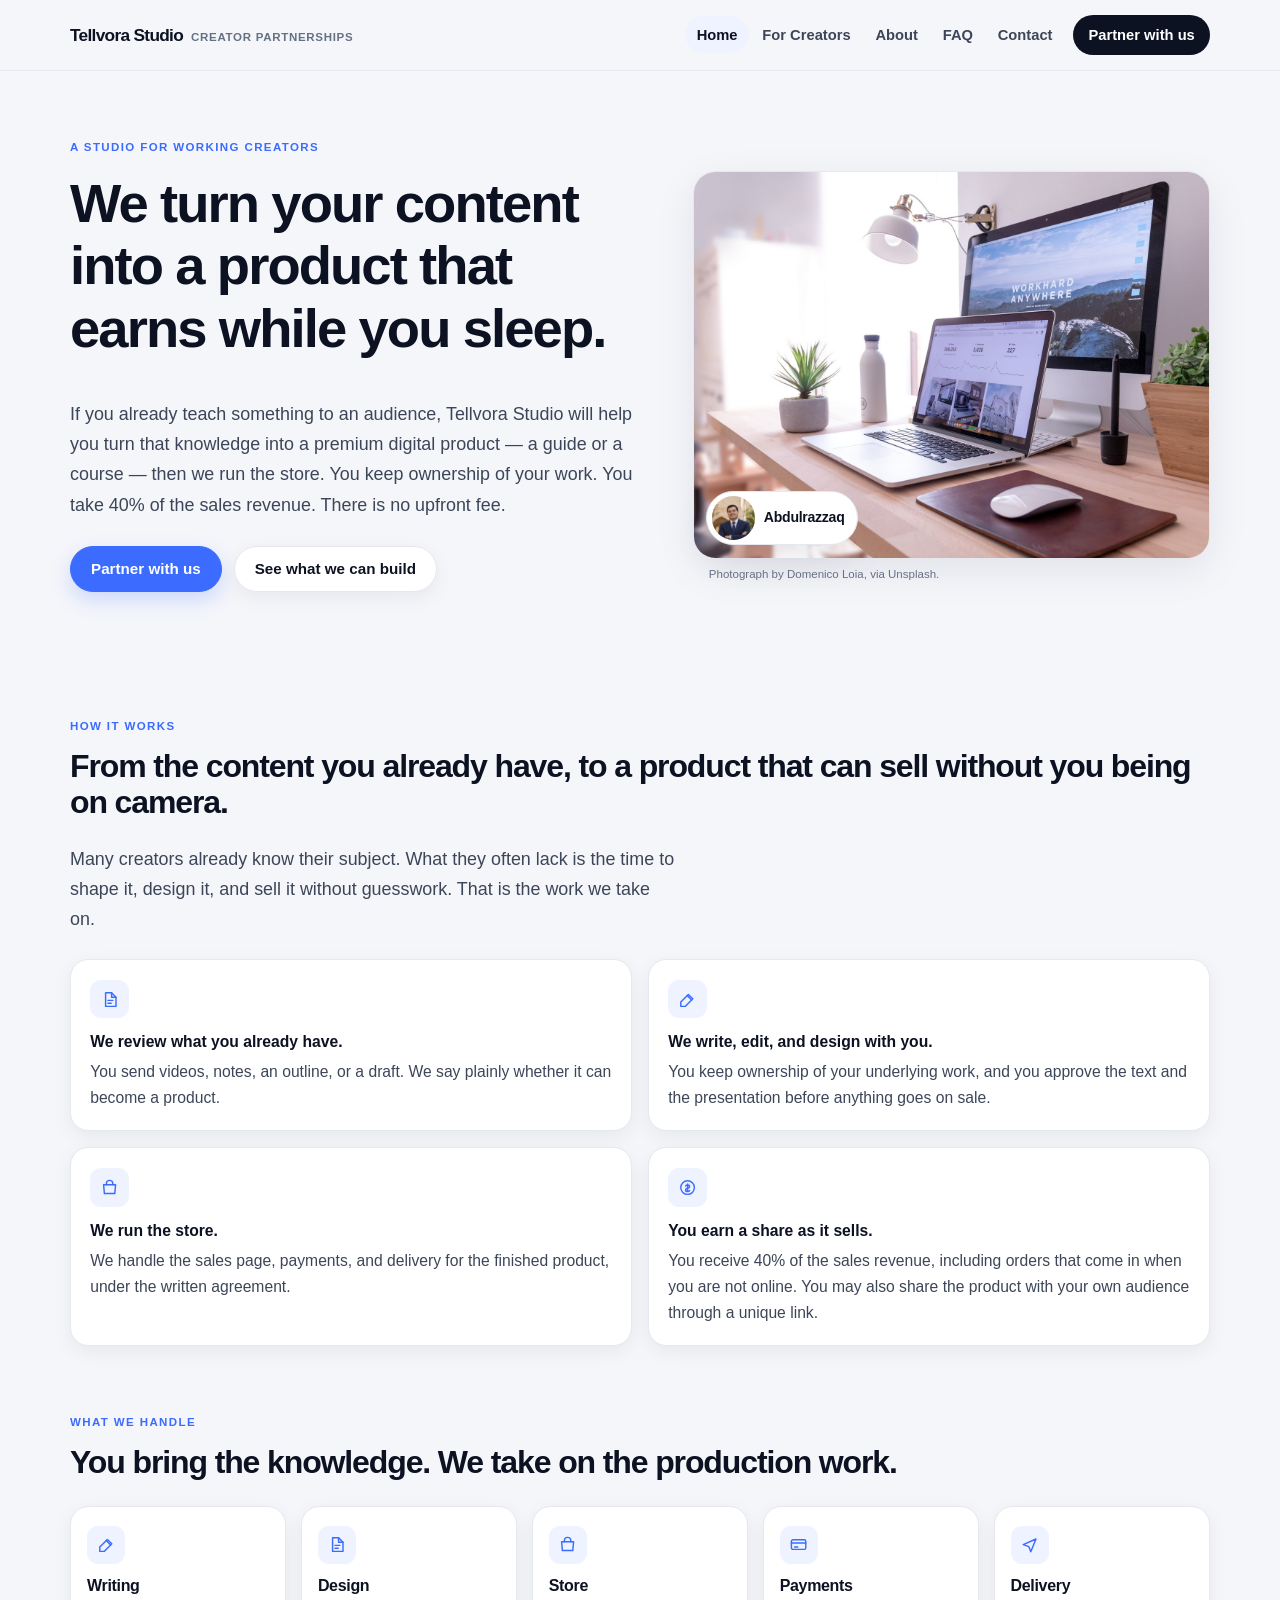
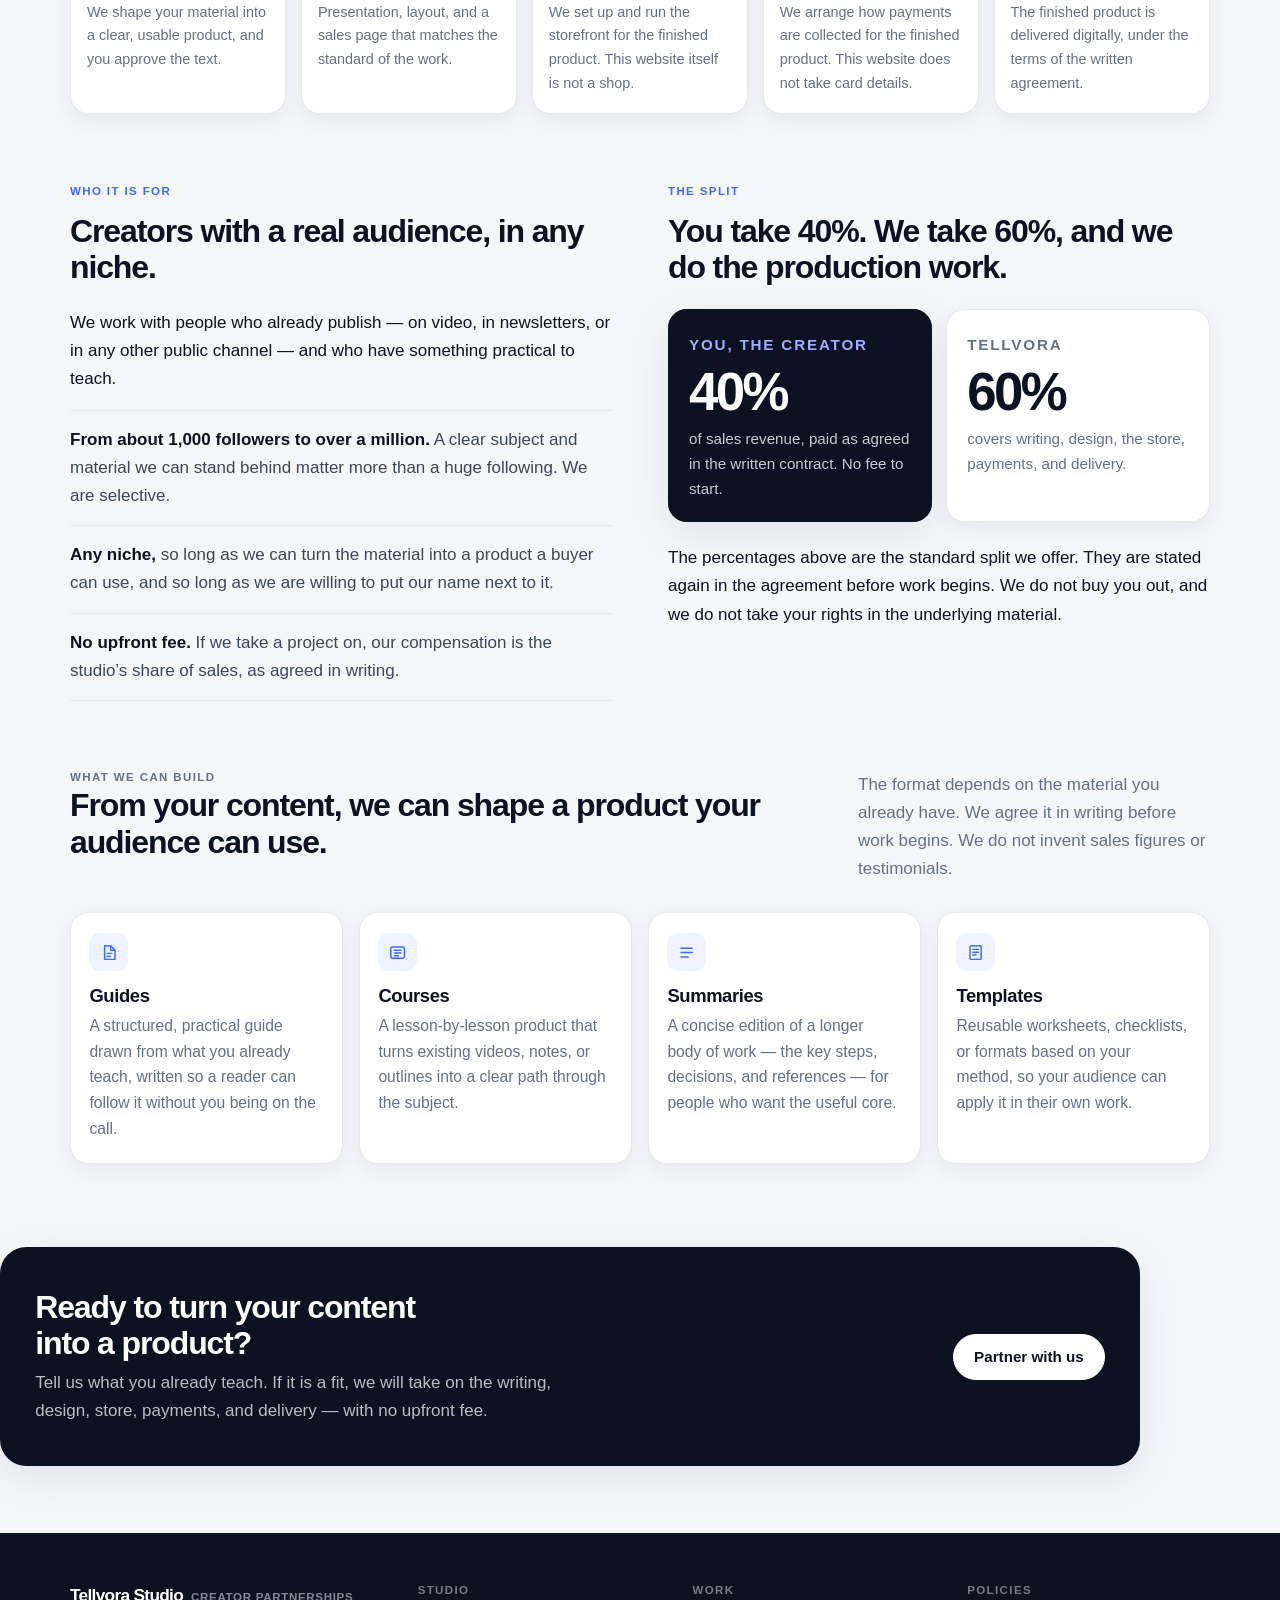
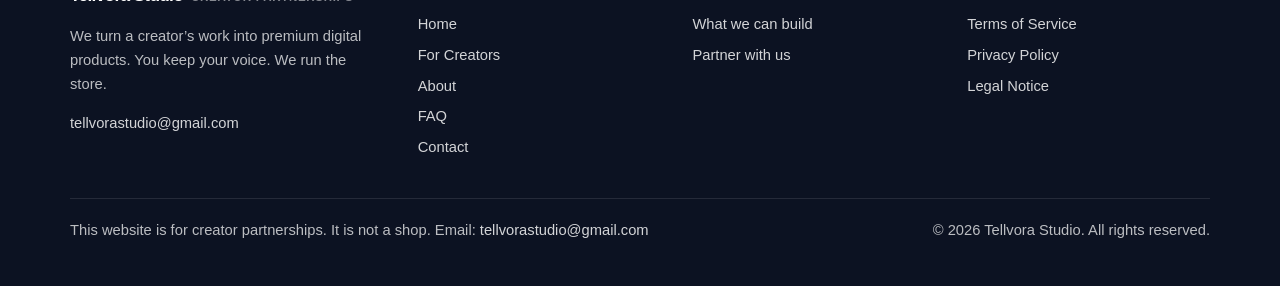
<file: index.html>
<!DOCTYPE html>
<html lang="en">
<head>
  <meta charset="utf-8">
  <meta http-equiv="Content-Security-Policy" content="default-src 'self'; script-src 'self'; style-src 'self' https://fonts.googleapis.com; font-src https://fonts.gstatic.com; img-src 'self'; connect-src 'self'; form-action 'self' https://api.web3forms.com; base-uri 'self'; object-src 'none'; frame-src 'none'; upgrade-insecure-requests">
  <meta name="referrer" content="strict-origin-when-cross-origin">
  <script src="js/security.js"></script>
  <meta name="viewport" content="width=device-width, initial-scale=1">
  <title>Tellvora Studio — We turn your content into a product that earns</title>
  <meta name="description" content="Tellvora Studio partners with creators to turn existing content into premium digital products — guides, courses, summaries, and templates — under a written agreement. No upfront fee.">
  <link rel="preconnect" href="https://fonts.googleapis.com">
  <link rel="preconnect" href="https://fonts.gstatic.com" crossorigin>
  <link href="https://fonts.googleapis.com/css2?family=Manrope:wght@500;600;700;800&display=swap" rel="stylesheet">
  <link rel="stylesheet" href="css/styles.css">
</head>
<body>
  <a class="skip" href="#main">Skip to content</a>
  <header class="site-header">
    <div class="wrap header-inner">
      <a class="wordmark" href="index.html">Tellvora Studio<span>Creator partnerships</span></a>
      <button class="nav-toggle" type="button" aria-expanded="false" aria-controls="site-nav">Menu</button>
      <nav class="nav" id="site-nav" aria-label="Primary">
        <a href="index.html" aria-current="page">Home</a>
        <a href="creators.html">For Creators</a>
        <a href="about.html">About</a>
        <a href="faq.html">FAQ</a>
        <a href="contact.html">Contact</a>
        <a class="nav-cta" href="creators.html">Partner with us</a>
      </nav>
    </div>
  </header>
  <main id="main">

    <section class="hero">
      <div class="wrap hero-grid">
        <div class="hero-copy">
          <p class="kicker">A studio for working creators</p>
          <h1>We turn your content into a product that earns while you sleep.</h1>
          <p class="lead">If you already teach something to an audience, Tellvora Studio will help you turn that knowledge into a premium digital product — a guide or a course — then we run the store. You keep ownership of your work. You take 40% of the sales revenue. There is no upfront fee.</p>
          <div class="btn-row">
            <a class="btn" href="creators.html">Partner with us</a>
            <a class="btn btn-ghost" href="#work">See what we can build</a>
          </div>
        </div>
        <figure class="hero-visual">
          <img src="images/photos/desk.jpg" alt="A light wooden desk with a laptop, a large display, and a leather mouse pad in soft daylight." width="1600" height="1060">
            <aside class="person-card">
              <span class="person-photo"><img src="images/founder.jpg" alt="Abdulrazzaq" width="864" height="1152"></span>
              <p>Abdulrazzaq</p>
            </aside>
          <figcaption>Photograph by Domenico Loia, via Unsplash.</figcaption>
        </figure>
      </div>
    </section>

    <section class="section">
      <div class="wrap">
        <p class="kicker">How it works</p>
        <h2>From the content you already have, to a product that can sell without you being on camera.</h2>
        <p class="lead">Many creators already know their subject. What they often lack is the time to shape it, design it, and sell it without guesswork. That is the work we take on.</p>
        <ol class="steps">
          <li>
            <span class="step-icon"><svg viewBox="0 0 24 24" fill="none" stroke="currentColor" stroke-width="1.8" stroke-linecap="round" stroke-linejoin="round" aria-hidden="true"><path d="M7 3.5h7.5L20 9v11.5H7z"/><path d="M14.5 3.5V9H20"/><path d="M10 13h6M10 16.5h4"/></svg></span>
            <div><strong>We review what you already have.</strong> You send videos, notes, an outline, or a draft. We say plainly whether it can become a product.</div>
          </li>
          <li>
            <span class="step-icon"><svg viewBox="0 0 24 24" fill="none" stroke="currentColor" stroke-width="1.8" stroke-linecap="round" stroke-linejoin="round" aria-hidden="true"><path d="M13 5.5l5.5 5.5L9 20.5H3.5V15z"/><path d="M11.5 7l5.5 5.5"/></svg></span>
            <div><strong>We write, edit, and design with you.</strong> You keep ownership of your underlying work, and you approve the text and the presentation before anything goes on sale.</div>
          </li>
          <li>
            <span class="step-icon"><svg viewBox="0 0 24 24" fill="none" stroke="currentColor" stroke-width="1.8" stroke-linecap="round" stroke-linejoin="round" aria-hidden="true"><path d="M4.5 8.5h15l-1 11h-13z"/><path d="M8 8.5V7a4 4 0 0 1 8 0v1.5"/></svg></span>
            <div><strong>We run the store.</strong> We handle the sales page, payments, and delivery for the finished product, under the written agreement.</div>
          </li>
          <li>
            <span class="step-icon"><svg viewBox="0 0 24 24" fill="none" stroke="currentColor" stroke-width="1.8" stroke-linecap="round" stroke-linejoin="round" aria-hidden="true"><circle cx="12" cy="12" r="8.5"/><path d="M12 7.5v9M9.5 10c.4-.8 1.3-1.3 2.5-1.3 1.5 0 2.5.8 2.5 2s-1 2-2.5 2.2c-1.6.2-2.6.9-2.6 2.1 0 1.1 1 2 2.6 2 1.3 0 2.2-.6 2.5-1.4"/></svg></span>
            <div><strong>You earn a share as it sells.</strong> You receive 40% of the sales revenue, including orders that come in when you are not online. You may also share the product with your own audience through a unique link.</div>
          </li>
        </ol>
      </div>
    </section>

    <section class="section">
      <div class="wrap">
        <p class="kicker">What we handle</p>
        <h2>You bring the knowledge. We take on the production work.</h2>
        <div class="handle-grid">
          <article class="handle-card">
            <div class="step-icon"><svg viewBox="0 0 24 24" fill="none" stroke="currentColor" stroke-width="1.8" stroke-linecap="round" stroke-linejoin="round" aria-hidden="true"><path d="M13 5.5l5.5 5.5L9 20.5H3.5V15z"/><path d="M11.5 7l5.5 5.5"/></svg></div>
            <h3>Writing</h3>
            <p>We shape your material into a clear, usable product, and you approve the text.</p>
          </article>
          <article class="handle-card">
            <div class="step-icon"><svg viewBox="0 0 24 24" fill="none" stroke="currentColor" stroke-width="1.8" stroke-linecap="round" stroke-linejoin="round" aria-hidden="true"><path d="M7 3.5h7.5L20 9v11.5H7z"/><path d="M14.5 3.5V9H20"/><path d="M10 13h6M10 16.5h4"/></svg></div>
            <h3>Design</h3>
            <p>Presentation, layout, and a sales page that matches the standard of the work.</p>
          </article>
          <article class="handle-card">
            <div class="step-icon"><svg viewBox="0 0 24 24" fill="none" stroke="currentColor" stroke-width="1.8" stroke-linecap="round" stroke-linejoin="round" aria-hidden="true"><path d="M4.5 8.5h15l-1 11h-13z"/><path d="M8 8.5V7a4 4 0 0 1 8 0v1.5"/></svg></div>
            <h3>Store</h3>
            <p>We set up and run the storefront for the finished product. This website itself is not a shop.</p>
          </article>
          <article class="handle-card">
            <div class="step-icon"><svg viewBox="0 0 24 24" fill="none" stroke="currentColor" stroke-width="1.8" stroke-linecap="round" stroke-linejoin="round" aria-hidden="true"><rect x="3" y="6" width="18" height="12" rx="2"/><path d="M3 10h18M7 15h4"/></svg></div>
            <h3>Payments</h3>
            <p>We arrange how payments are collected for the finished product. This website does not take card details.</p>
          </article>
          <article class="handle-card">
            <div class="step-icon"><svg viewBox="0 0 24 24" fill="none" stroke="currentColor" stroke-width="1.8" stroke-linecap="round" stroke-linejoin="round" aria-hidden="true"><path d="M4 12l16-7-6.5 16-2.5-6.5z"/></svg></div>
            <h3>Delivery</h3>
            <p>The finished product is delivered digitally, under the terms of the written agreement.</p>
          </article>
        </div>
      </div>
    </section>

    <section class="section">
      <div class="wrap split">
        <div>
          <p class="kicker">Who it is for</p>
          <h2>Creators with a real audience, in any niche.</h2>
          <p>We work with people who already publish — on video, in newsletters, or in any other public channel — and who have something practical to teach.</p>
          <ul class="who-list">
            <li><strong>From about 1,000 followers to over a million.</strong> A clear subject and material we can stand behind matter more than a huge following. We are selective.</li>
            <li><strong>Any niche,</strong> so long as we can turn the material into a product a buyer can use, and so long as we are willing to put our name next to it.</li>
            <li><strong>No upfront fee.</strong> If we take a project on, our compensation is the studio’s share of sales, as agreed in writing.</li>
          </ul>
        </div>
        <div>
          <p class="kicker">The split</p>
          <h2>You take 40%. We take 60%, and we do the production work.</h2>
          <div class="share-grid">
            <div class="share-card is-accent">
              <p class="kicker">You, the creator</p>
              <p class="share-fig">40%</p>
              <p>of sales revenue, paid as agreed in the written contract. No fee to start.</p>
            </div>
            <div class="share-card">
              <p class="kicker">Tellvora</p>
              <p class="share-fig">60%</p>
              <p>covers writing, design, the store, payments, and delivery.</p>
            </div>
          </div>
          <p>The percentages above are the standard split we offer. They are stated again in the agreement before work begins. We do not buy you out, and we do not take your rights in the underlying material.</p>
        </div>
      </div>
    </section>

    <section class="section" id="work">
      <div class="wrap">
        <div class="section-head">
          <div>
            <p class="kicker">What we can build</p>
            <h2>From your content, we can shape a product your audience can use.</h2>
          </div>
          <p>The format depends on the material you already have. We agree it in writing before work begins. We do not invent sales figures or testimonials.</p>
        </div>
        <div class="build-grid">
          <article class="build-card">
            <div class="step-icon"><svg viewBox="0 0 24 24" fill="none" stroke="currentColor" stroke-width="1.8" stroke-linecap="round" stroke-linejoin="round" aria-hidden="true"><path d="M7 3.5h7.5L20 9v11.5H7z"/><path d="M14.5 3.5V9H20"/><path d="M10 13h6M10 16.5h4"/></svg></div>
            <h3>Guides</h3>
            <p>A structured, practical guide drawn from what you already teach, written so a reader can follow it without you being on the call.</p>
          </article>
          <article class="build-card">
            <div class="step-icon"><svg viewBox="0 0 24 24" fill="none" stroke="currentColor" stroke-width="1.8" stroke-linecap="round" stroke-linejoin="round" aria-hidden="true"><rect x="3.5" y="5" width="17" height="14" rx="2"/><path d="M8 9h8M8 12.5h8M8 16h5"/></svg></div>
            <h3>Courses</h3>
            <p>A lesson-by-lesson product that turns existing videos, notes, or outlines into a clear path through the subject.</p>
          </article>
          <article class="build-card">
            <div class="step-icon"><svg viewBox="0 0 24 24" fill="none" stroke="currentColor" stroke-width="1.8" stroke-linecap="round" stroke-linejoin="round" aria-hidden="true"><path d="M5 6.5h14M5 12h14M5 17.5h9"/></svg></div>
            <h3>Summaries</h3>
            <p>A concise edition of a longer body of work — the key steps, decisions, and references — for people who want the useful core.</p>
          </article>
          <article class="build-card">
            <div class="step-icon"><svg viewBox="0 0 24 24" fill="none" stroke="currentColor" stroke-width="1.8" stroke-linecap="round" stroke-linejoin="round" aria-hidden="true"><rect x="5" y="3.5" width="14" height="17" rx="1.5"/><path d="M8.5 8h7M8.5 11.5h7M8.5 15h4"/></svg></div>
            <h3>Templates</h3>
            <p>Reusable worksheets, checklists, or formats based on your method, so your audience can apply it in their own work.</p>
          </article>
        </div>
      </div>
    </section>

    <div class="wrap cta-band">
      <div class="cta-band-inner">
        <div>
          <h2>Ready to turn your content into a product?</h2>
          <p>Tell us what you already teach. If it is a fit, we will take on the writing, design, store, payments, and delivery — with no upfront fee.</p>
        </div>
        <a class="btn btn-light" href="creators.html">Partner with us</a>
      </div>
    </div>

  </main>
  <footer class="site-footer">
    <div class="wrap">
      <div class="footer-grid">
        <div>
          <a class="wordmark" href="index.html">Tellvora Studio<span>Creator partnerships</span></a>
          <p class="footer-blurb">We turn a creator’s work into premium digital products. You keep your voice. We run the store.</p>
          <p><a href="mailto:tellvorastudio@gmail.com">tellvorastudio@gmail.com</a></p>
        </div>
        <div>
          <p class="kicker">Studio</p>
          <ul>
            <li><a href="index.html">Home</a></li>
            <li><a href="creators.html">For Creators</a></li>
            <li><a href="about.html">About</a></li>
            <li><a href="faq.html">FAQ</a></li>
            <li><a href="contact.html">Contact</a></li>
          </ul>
        </div>
        <div>
          <p class="kicker">Work</p>
          <ul>
            <li><a href="index.html#work">What we can build</a></li>
            <li><a href="creators.html">Partner with us</a></li>
          </ul>
        </div>
        <div>
          <p class="kicker">Policies</p>
          <ul>
            <li><a href="terms.html">Terms of Service</a></li>
            <li><a href="privacy.html">Privacy Policy</a></li>
            <li><a href="legal.html">Legal Notice</a></li>
          </ul>
        </div>
      </div>
      <div class="footer-bottom">
        <p>This website is for creator partnerships. It is not a shop. Email: <a href="mailto:tellvorastudio@gmail.com">tellvorastudio@gmail.com</a></p>
        <p>&copy; 2026 Tellvora Studio. All rights reserved.</p>
      </div>
    </div>
  </footer>
  <script src="js/nav.js"></script>
</body>
</html>
</file>
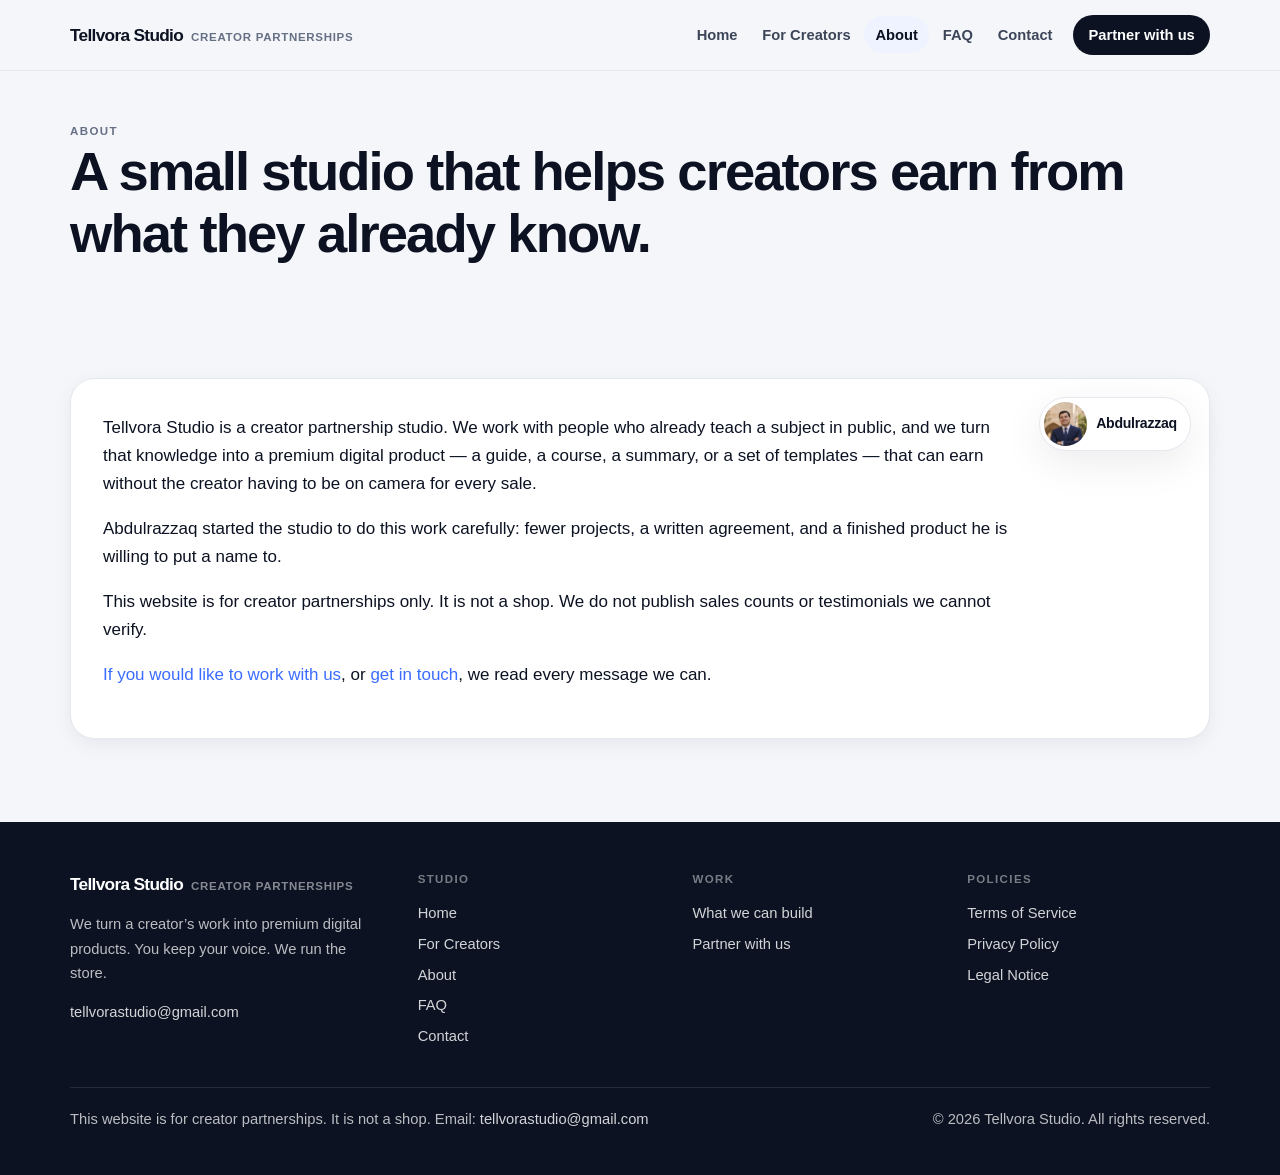
<file: about.html>
<!DOCTYPE html>
<html lang="en">
<head>
  <meta charset="utf-8">
  <meta http-equiv="Content-Security-Policy" content="default-src 'self'; script-src 'self'; style-src 'self' https://fonts.googleapis.com; font-src https://fonts.gstatic.com; img-src 'self'; connect-src 'self'; form-action 'self' https://api.web3forms.com; base-uri 'self'; object-src 'none'; frame-src 'none'; upgrade-insecure-requests">
  <meta name="referrer" content="strict-origin-when-cross-origin">
  <script src="js/security.js"></script>
  <meta name="viewport" content="width=device-width, initial-scale=1">
  <title>About | Tellvora Studio</title>
  <meta name="description" content="Tellvora Studio is a small studio that partners with creators to turn their knowledge into premium digital products.">
  <link rel="preconnect" href="https://fonts.googleapis.com">
  <link rel="preconnect" href="https://fonts.gstatic.com" crossorigin>
  <link href="https://fonts.googleapis.com/css2?family=Manrope:wght@500;600;700;800&display=swap" rel="stylesheet">
  <link rel="stylesheet" href="css/styles.css">
</head>
<body>
  <a class="skip" href="#main">Skip to content</a>
  <header class="site-header">
    <div class="wrap header-inner">
      <a class="wordmark" href="index.html">Tellvora Studio<span>Creator partnerships</span></a>
      <button class="nav-toggle" type="button" aria-expanded="false" aria-controls="site-nav">Menu</button>
      <nav class="nav" id="site-nav" aria-label="Primary">
        <a href="index.html">Home</a>
        <a href="creators.html">For Creators</a>
        <a href="about.html" aria-current="page">About</a>
        <a href="faq.html">FAQ</a>
        <a href="contact.html">Contact</a>
        <a class="nav-cta" href="creators.html">Partner with us</a>
      </nav>
    </div>
  </header>
  <main id="main">

    <header class="page-title">
      <div class="wrap">
        <p class="kicker">About</p>
        <h1>A small studio that helps creators earn from what they already know.</h1>
      </div>
    </header>
    <section class="section">
      <div class="wrap">
        <div class="about-panel">
            <aside class="person-card">
              <span class="person-photo"><img src="images/founder.jpg" alt="Abdulrazzaq" width="864" height="1152"></span>
              <p>Abdulrazzaq</p>
            </aside>
          <div class="about-copy">
            <p>Tellvora Studio is a creator partnership studio. We work with people who already teach a subject in public, and we turn that knowledge into a premium digital product — a guide, a course, a summary, or a set of templates — that can earn without the creator having to be on camera for every sale.</p>
            <p>Abdulrazzaq started the studio to do this work carefully: fewer projects, a written agreement, and a finished product he is willing to put a name to.</p>
            <p>This website is for creator partnerships only. It is not a shop. We do not publish sales counts or testimonials we cannot verify.</p>
            <p><a href="creators.html">If you would like to work with us</a>, or <a href="contact.html">get in touch</a>, we read every message we can.</p>
          </div>
        </div>
      </div>
    </section>

  </main>
  <footer class="site-footer">
    <div class="wrap">
      <div class="footer-grid">
        <div>
          <a class="wordmark" href="index.html">Tellvora Studio<span>Creator partnerships</span></a>
          <p class="footer-blurb">We turn a creator’s work into premium digital products. You keep your voice. We run the store.</p>
          <p><a href="mailto:tellvorastudio@gmail.com">tellvorastudio@gmail.com</a></p>
        </div>
        <div>
          <p class="kicker">Studio</p>
          <ul>
            <li><a href="index.html">Home</a></li>
            <li><a href="creators.html">For Creators</a></li>
            <li><a href="about.html">About</a></li>
            <li><a href="faq.html">FAQ</a></li>
            <li><a href="contact.html">Contact</a></li>
          </ul>
        </div>
        <div>
          <p class="kicker">Work</p>
          <ul>
            <li><a href="index.html#work">What we can build</a></li>
            <li><a href="creators.html">Partner with us</a></li>
          </ul>
        </div>
        <div>
          <p class="kicker">Policies</p>
          <ul>
            <li><a href="terms.html">Terms of Service</a></li>
            <li><a href="privacy.html">Privacy Policy</a></li>
            <li><a href="legal.html">Legal Notice</a></li>
          </ul>
        </div>
      </div>
      <div class="footer-bottom">
        <p>This website is for creator partnerships. It is not a shop. Email: <a href="mailto:tellvorastudio@gmail.com">tellvorastudio@gmail.com</a></p>
        <p>&copy; 2026 Tellvora Studio. All rights reserved.</p>
      </div>
    </div>
  </footer>
  <script src="js/nav.js"></script>
</body>
</html>
</file>
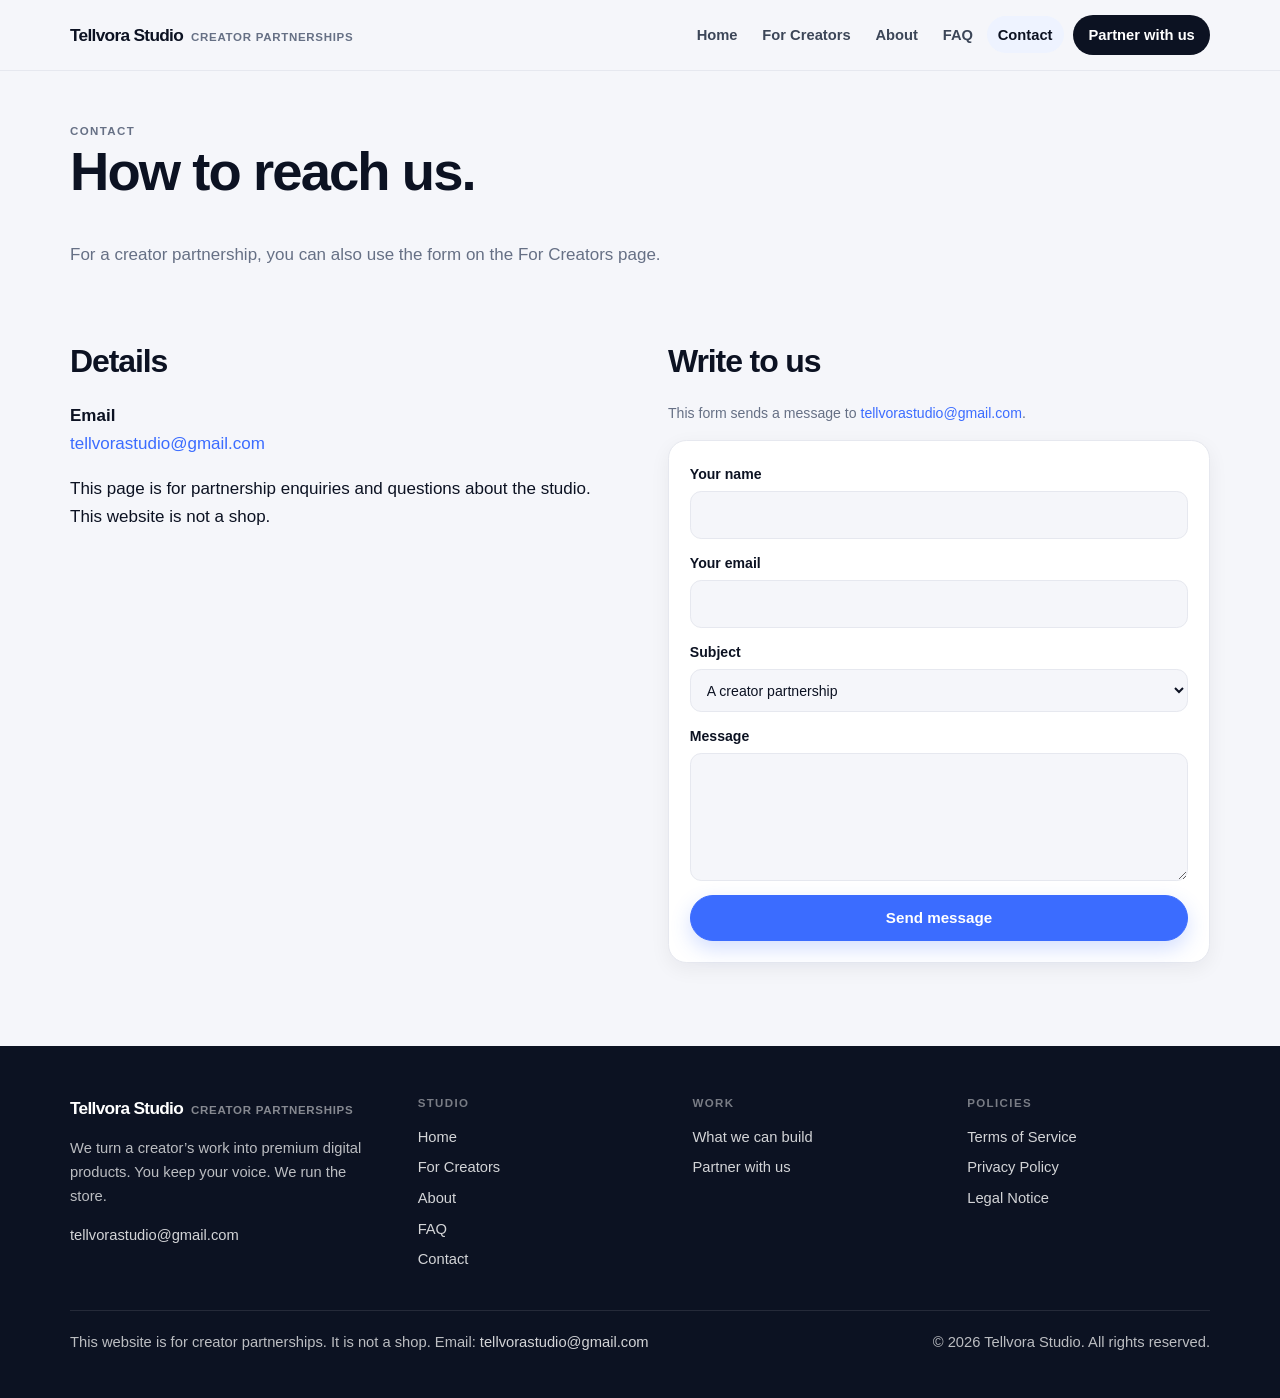
<file: contact.html>
<!DOCTYPE html>
<html lang="en">
<head>
  <meta charset="utf-8">
  <meta http-equiv="Content-Security-Policy" content="default-src 'self'; script-src 'self'; style-src 'self' https://fonts.googleapis.com; font-src https://fonts.gstatic.com; img-src 'self'; connect-src 'self'; form-action 'self' https://api.web3forms.com; base-uri 'self'; object-src 'none'; frame-src 'none'; upgrade-insecure-requests">
  <meta name="referrer" content="strict-origin-when-cross-origin">
  <script src="js/security.js"></script>
  <meta name="viewport" content="width=device-width, initial-scale=1">
  <title>Contact | Tellvora Studio</title>
  <meta name="description" content="Contact Tellvora Studio about a creator partnership or a question about the studio.">
  <link rel="preconnect" href="https://fonts.googleapis.com">
  <link rel="preconnect" href="https://fonts.gstatic.com" crossorigin>
  <link href="https://fonts.googleapis.com/css2?family=Manrope:wght@500;600;700;800&display=swap" rel="stylesheet">
  <link rel="stylesheet" href="css/styles.css">
</head>
<body>
  <a class="skip" href="#main">Skip to content</a>
  <header class="site-header">
    <div class="wrap header-inner">
      <a class="wordmark" href="index.html">Tellvora Studio<span>Creator partnerships</span></a>
      <button class="nav-toggle" type="button" aria-expanded="false" aria-controls="site-nav">Menu</button>
      <nav class="nav" id="site-nav" aria-label="Primary">
        <a href="index.html">Home</a>
        <a href="creators.html">For Creators</a>
        <a href="about.html">About</a>
        <a href="faq.html">FAQ</a>
        <a href="contact.html" aria-current="page">Contact</a>
        <a class="nav-cta" href="creators.html">Partner with us</a>
      </nav>
    </div>
  </header>
  <main id="main">

    <header class="page-title">
      <div class="wrap">
        <p class="kicker">Contact</p>
        <h1>How to reach us.</h1>
        <p>For a creator partnership, you can also use the form on the For Creators page.</p>
      </div>
    </header>
    <section class="section">
      <div class="wrap split">
        <div>
          <h2>Details</h2>
          <p><strong>Email</strong><br><a href="mailto:tellvorastudio@gmail.com">tellvorastudio@gmail.com</a></p>
          <p>This page is for partnership enquiries and questions about the studio. This website is not a shop.</p>
        </div>
        <div>
          <h2>Write to us</h2>
          <p class="form-note">This form sends a message to <a href="mailto:tellvorastudio@gmail.com">tellvorastudio@gmail.com</a>.</p>
          <form action="https://api.web3forms.com/submit" method="POST">
            <input type="hidden" name="access_key" value="69ece2e4-66f4-426e-b335-29f7cfc67680">
            <input type="hidden" name="from_name" value="Tellvora Studio website">
            <input type="checkbox" name="botcheck" class="hp-field" tabindex="-1" autocomplete="off" aria-hidden="true">
            <input type="hidden" name="subject" value="Tellvora Studio — website message">
            <input type="hidden" name="redirect" value="https://tellvorastudio.github.io/thank-you.html">
            <label>Your name
              <input type="text" name="name" autocomplete="name" required minlength="2" maxlength="100">
            </label>
            <label>Your email
              <input type="email" name="email" autocomplete="email" required maxlength="254">
            </label>
            <label>Subject
              <select name="topic">
                <option>A creator partnership</option>
                <option>A question about the offer</option>
                <option>Something else</option>
              </select>
            </label>
            <label>Message
              <textarea name="message" required minlength="5" maxlength="4000"></textarea>
            </label>
            <button class="btn" type="submit">Send message</button>
          </form>
        </div>
      </div>
    </section>

  </main>
  <footer class="site-footer">
    <div class="wrap">
      <div class="footer-grid">
        <div>
          <a class="wordmark" href="index.html">Tellvora Studio<span>Creator partnerships</span></a>
          <p class="footer-blurb">We turn a creator’s work into premium digital products. You keep your voice. We run the store.</p>
          <p><a href="mailto:tellvorastudio@gmail.com">tellvorastudio@gmail.com</a></p>
        </div>
        <div>
          <p class="kicker">Studio</p>
          <ul>
            <li><a href="index.html">Home</a></li>
            <li><a href="creators.html">For Creators</a></li>
            <li><a href="about.html">About</a></li>
            <li><a href="faq.html">FAQ</a></li>
            <li><a href="contact.html">Contact</a></li>
          </ul>
        </div>
        <div>
          <p class="kicker">Work</p>
          <ul>
            <li><a href="index.html#work">What we can build</a></li>
            <li><a href="creators.html">Partner with us</a></li>
          </ul>
        </div>
        <div>
          <p class="kicker">Policies</p>
          <ul>
            <li><a href="terms.html">Terms of Service</a></li>
            <li><a href="privacy.html">Privacy Policy</a></li>
            <li><a href="legal.html">Legal Notice</a></li>
          </ul>
        </div>
      </div>
      <div class="footer-bottom">
        <p>This website is for creator partnerships. It is not a shop. Email: <a href="mailto:tellvorastudio@gmail.com">tellvorastudio@gmail.com</a></p>
        <p>&copy; 2026 Tellvora Studio. All rights reserved.</p>
      </div>
    </div>
  </footer>
  <script src="js/nav.js"></script>
  <script src="js/forms.js"></script>
</body>
</html>
</file>
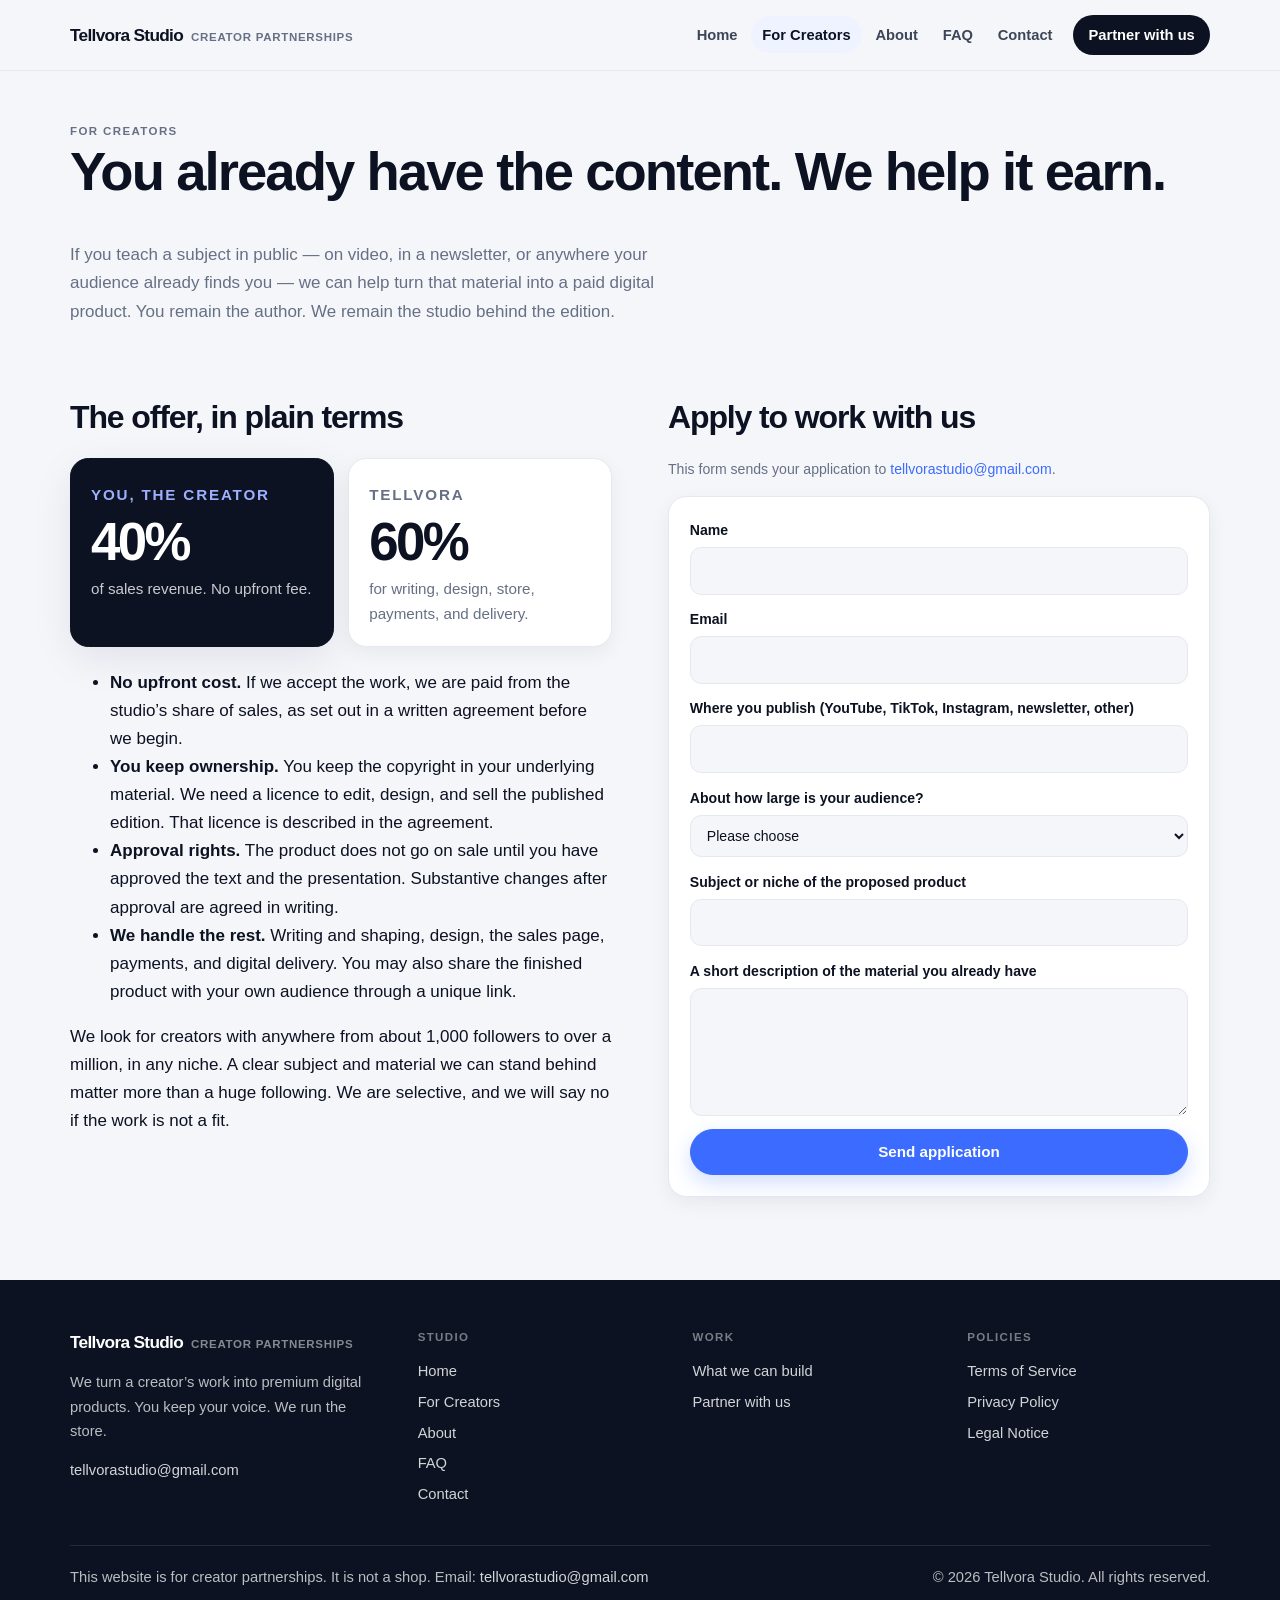
<file: creators.html>
<!DOCTYPE html>
<html lang="en">
<head>
  <meta charset="utf-8">
  <meta http-equiv="Content-Security-Policy" content="default-src 'self'; script-src 'self'; style-src 'self' https://fonts.googleapis.com; font-src https://fonts.gstatic.com; img-src 'self'; connect-src 'self'; form-action 'self' https://api.web3forms.com; base-uri 'self'; object-src 'none'; frame-src 'none'; upgrade-insecure-requests">
  <meta name="referrer" content="strict-origin-when-cross-origin">
  <script src="js/security.js"></script>
  <meta name="viewport" content="width=device-width, initial-scale=1">
  <title>For Creators | Tellvora Studio</title>
  <meta name="description" content="Partner with Tellvora Studio. We turn your content into a premium digital product. You take 40% of sales, with no upfront cost. We handle writing, design, the store, payments, and delivery.">
  <link rel="preconnect" href="https://fonts.googleapis.com">
  <link rel="preconnect" href="https://fonts.gstatic.com" crossorigin>
  <link href="https://fonts.googleapis.com/css2?family=Manrope:wght@500;600;700;800&display=swap" rel="stylesheet">
  <link rel="stylesheet" href="css/styles.css">
</head>
<body>
  <a class="skip" href="#main">Skip to content</a>
  <header class="site-header">
    <div class="wrap header-inner">
      <a class="wordmark" href="index.html">Tellvora Studio<span>Creator partnerships</span></a>
      <button class="nav-toggle" type="button" aria-expanded="false" aria-controls="site-nav">Menu</button>
      <nav class="nav" id="site-nav" aria-label="Primary">
        <a href="index.html">Home</a>
        <a href="creators.html" aria-current="page">For Creators</a>
        <a href="about.html">About</a>
        <a href="faq.html">FAQ</a>
        <a href="contact.html">Contact</a>
        <a class="nav-cta" href="creators.html">Partner with us</a>
      </nav>
    </div>
  </header>
  <main id="main">

    <header class="page-title">
      <div class="wrap">
        <p class="kicker">For creators</p>
        <h1>You already have the content. We help it earn.</h1>
        <p>If you teach a subject in public — on video, in a newsletter, or anywhere your audience already finds you — we can help turn that material into a paid digital product. You remain the author. We remain the studio behind the edition.</p>
      </div>
    </header>
    <section class="section">
      <div class="wrap split">
        <div>
          <h2>The offer, in plain terms</h2>
          <div class="share-grid">
            <div class="share-card is-accent">
              <p class="kicker">You, the creator</p>
              <p class="share-fig">40%</p>
              <p>of sales revenue. No upfront fee.</p>
            </div>
            <div class="share-card">
              <p class="kicker">Tellvora</p>
              <p class="share-fig">60%</p>
              <p>for writing, design, store, payments, and delivery.</p>
            </div>
          </div>
          <ul>
            <li><strong>No upfront cost.</strong> If we accept the work, we are paid from the studio’s share of sales, as set out in a written agreement before we begin.</li>
            <li><strong>You keep ownership.</strong> You keep the copyright in your underlying material. We need a licence to edit, design, and sell the published edition. That licence is described in the agreement.</li>
            <li><strong>Approval rights.</strong> The product does not go on sale until you have approved the text and the presentation. Substantive changes after approval are agreed in writing.</li>
            <li><strong>We handle the rest.</strong> Writing and shaping, design, the sales page, payments, and digital delivery. You may also share the finished product with your own audience through a unique link.</li>
          </ul>
          <p>We look for creators with anywhere from about 1,000 followers to over a million, in any niche. A clear subject and material we can stand behind matter more than a huge following. We are selective, and we will say no if the work is not a fit.</p>
        </div>
        <div>
          <h2>Apply to work with us</h2>
          <p class="form-note">This form sends your application to <a href="mailto:tellvorastudio@gmail.com">tellvorastudio@gmail.com</a>.</p>
          <form action="https://api.web3forms.com/submit" method="POST">
            <input type="hidden" name="access_key" value="69ece2e4-66f4-426e-b335-29f7cfc67680">
            <input type="hidden" name="from_name" value="Tellvora Studio website">
            <input type="checkbox" name="botcheck" class="hp-field" tabindex="-1" autocomplete="off" aria-hidden="true">
            <input type="hidden" name="subject" value="Tellvora Studio — creator partnership application">
            <input type="hidden" name="redirect" value="https://tellvorastudio.github.io/thank-you.html">
            <label>Name
              <input type="text" name="name" autocomplete="name" required minlength="2" maxlength="100">
            </label>
            <label>Email
              <input type="email" name="email" autocomplete="email" required maxlength="254">
            </label>
            <label>Where you publish (YouTube, TikTok, Instagram, newsletter, other)
              <input type="text" name="channels" maxlength="300">
            </label>
            <label>About how large is your audience?
              <select name="audience" required>
                <option value="">Please choose</option>
                <option>Under 1,000</option>
                <option>About 1,000–10,000</option>
                <option>10,000–50,000</option>
                <option>50,000–100,000</option>
                <option>100,000–500,000</option>
                <option>500,000–1,000,000</option>
                <option>More than 1,000,000</option>
                <option>I am not sure</option>
              </select>
            </label>
            <label>Subject or niche of the proposed product
              <input type="text" name="niche" maxlength="200">
            </label>
            <label>A short description of the material you already have
              <textarea name="material" required minlength="5" maxlength="4000"></textarea>
            </label>
            <button class="btn" type="submit">Send application</button>
          </form>
        </div>
      </div>
    </section>

  </main>
  <footer class="site-footer">
    <div class="wrap">
      <div class="footer-grid">
        <div>
          <a class="wordmark" href="index.html">Tellvora Studio<span>Creator partnerships</span></a>
          <p class="footer-blurb">We turn a creator’s work into premium digital products. You keep your voice. We run the store.</p>
          <p><a href="mailto:tellvorastudio@gmail.com">tellvorastudio@gmail.com</a></p>
        </div>
        <div>
          <p class="kicker">Studio</p>
          <ul>
            <li><a href="index.html">Home</a></li>
            <li><a href="creators.html">For Creators</a></li>
            <li><a href="about.html">About</a></li>
            <li><a href="faq.html">FAQ</a></li>
            <li><a href="contact.html">Contact</a></li>
          </ul>
        </div>
        <div>
          <p class="kicker">Work</p>
          <ul>
            <li><a href="index.html#work">What we can build</a></li>
            <li><a href="creators.html">Partner with us</a></li>
          </ul>
        </div>
        <div>
          <p class="kicker">Policies</p>
          <ul>
            <li><a href="terms.html">Terms of Service</a></li>
            <li><a href="privacy.html">Privacy Policy</a></li>
            <li><a href="legal.html">Legal Notice</a></li>
          </ul>
        </div>
      </div>
      <div class="footer-bottom">
        <p>This website is for creator partnerships. It is not a shop. Email: <a href="mailto:tellvorastudio@gmail.com">tellvorastudio@gmail.com</a></p>
        <p>&copy; 2026 Tellvora Studio. All rights reserved.</p>
      </div>
    </div>
  </footer>
  <script src="js/nav.js"></script>
  <script src="js/forms.js"></script>
</body>
</html>
</file>
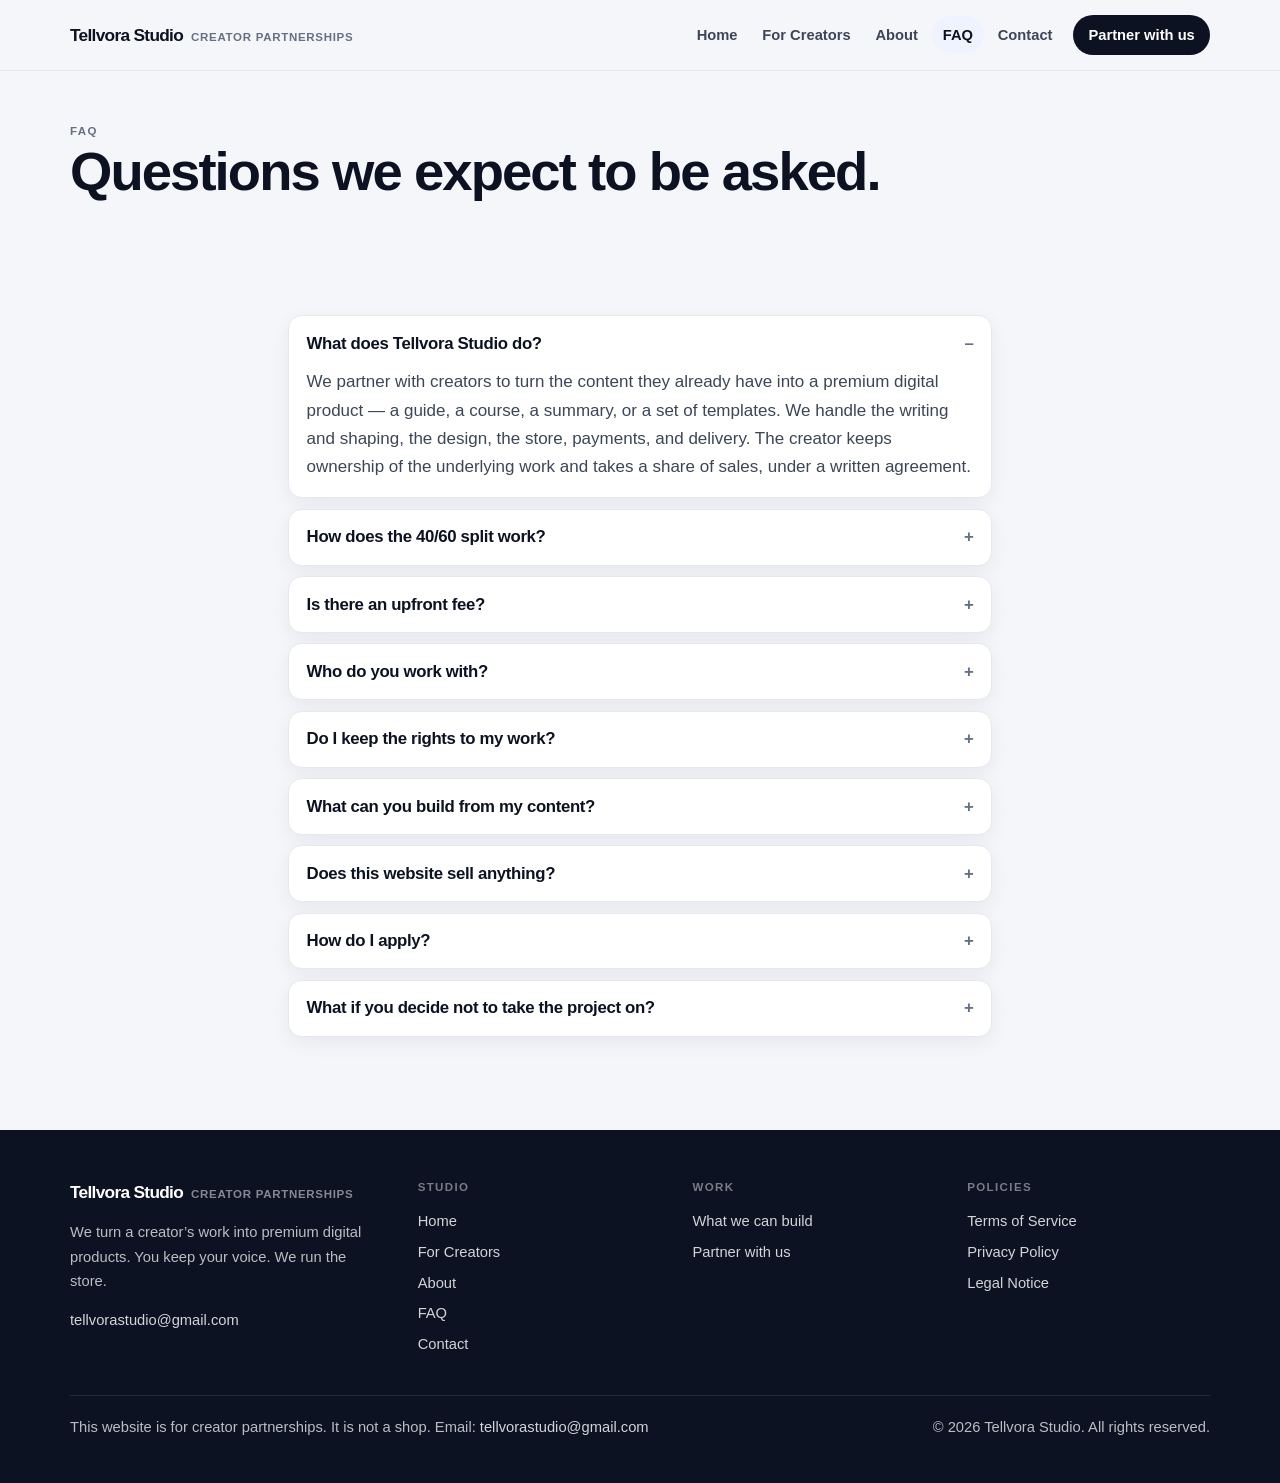
<file: faq.html>
<!DOCTYPE html>
<html lang="en">
<head>
  <meta charset="utf-8">
  <meta http-equiv="Content-Security-Policy" content="default-src 'self'; script-src 'self'; style-src 'self' https://fonts.googleapis.com; font-src https://fonts.gstatic.com; img-src 'self'; connect-src 'self'; form-action 'self' https://api.web3forms.com; base-uri 'self'; object-src 'none'; frame-src 'none'; upgrade-insecure-requests">
  <meta name="referrer" content="strict-origin-when-cross-origin">
  <script src="js/security.js"></script>
  <meta name="viewport" content="width=device-width, initial-scale=1">
  <title>FAQ | Tellvora Studio</title>
  <meta name="description" content="Answers about Tellvora Studio creator partnerships, the 40/60 revenue split, ownership, and how to apply.">
  <link rel="preconnect" href="https://fonts.googleapis.com">
  <link rel="preconnect" href="https://fonts.gstatic.com" crossorigin>
  <link href="https://fonts.googleapis.com/css2?family=Manrope:wght@500;600;700;800&display=swap" rel="stylesheet">
  <link rel="stylesheet" href="css/styles.css">
</head>
<body>
  <a class="skip" href="#main">Skip to content</a>
  <header class="site-header">
    <div class="wrap header-inner">
      <a class="wordmark" href="index.html">Tellvora Studio<span>Creator partnerships</span></a>
      <button class="nav-toggle" type="button" aria-expanded="false" aria-controls="site-nav">Menu</button>
      <nav class="nav" id="site-nav" aria-label="Primary">
        <a href="index.html">Home</a>
        <a href="creators.html">For Creators</a>
        <a href="about.html">About</a>
        <a href="faq.html" aria-current="page">FAQ</a>
        <a href="contact.html">Contact</a>
        <a class="nav-cta" href="creators.html">Partner with us</a>
      </nav>
    </div>
  </header>
  <main id="main">

    <header class="page-title">
      <div class="wrap">
        <p class="kicker">FAQ</p>
        <h1>Questions we expect to be asked.</h1>
      </div>
    </header>
    <section class="section">
      <div class="wrap faq prose">
        <details open>
          <summary>What does Tellvora Studio do?</summary>
          <p>We partner with creators to turn the content they already have into a premium digital product — a guide, a course, a summary, or a set of templates. We handle the writing and shaping, the design, the store, payments, and delivery. The creator keeps ownership of the underlying work and takes a share of sales, under a written agreement.</p>
        </details>
        <details>
          <summary>How does the 40/60 split work?</summary>
          <p>The standard offer is that the creator receives 40% of sales revenue and Tellvora Studio receives 60%. The studio share covers writing, design, the store, payments, and delivery. There is no upfront fee. The same percentages are stated again in the written agreement before work begins.</p>
        </details>
        <details>
          <summary>Is there an upfront fee?</summary>
          <p>No. If we accept the work, the studio is paid from its share of sales, as set out in the agreement. We may decline a project if it is not a fit.</p>
        </details>
        <details>
          <summary>Who do you work with?</summary>
          <p>Creators who already publish — on video, in a newsletter, or in any other public channel — and who have something practical to teach. We look for people with anywhere from about 1,000 followers to over a million, in any niche. A clear subject and material we can stand behind matter more than a huge following. We are selective.</p>
        </details>
        <details>
          <summary>Do I keep the rights to my work?</summary>
          <p>Yes. You keep the copyright in your underlying material. We need a licence to edit, design, and sell the published edition. That licence is described in the written agreement. The product does not go out under the partnership until you have approved the text and the presentation.</p>
        </details>
        <details>
          <summary>What can you build from my content?</summary>
          <p>Depending on the material you already have, we can shape a guide, a course, a concise summary, or templates such as worksheets and checklists. We agree the format in writing before work begins. This is a description of formats, not a catalogue of items for sale on this website.</p>
        </details>
        <details>
          <summary>Does this website sell anything?</summary>
          <p>No. This website is for creator partnerships only. It is not a shop, and it does not take payments.</p>
        </details>
        <details>
          <summary>How do I apply?</summary>
          <p>Use the form on the <a href="creators.html">For Creators</a> page, write to us from the <a href="contact.html">Contact</a> page, or email <a href="mailto:tellvorastudio@gmail.com">tellvorastudio@gmail.com</a>.</p>
        </details>
        <details>
          <summary>What if you decide not to take the project on?</summary>
          <p>We will say no if the work is not a fit. We do not start production, and no agreement is formed, until both sides have signed a written contract.</p>
        </details>
      </div>
    </section>

  </main>
  <footer class="site-footer">
    <div class="wrap">
      <div class="footer-grid">
        <div>
          <a class="wordmark" href="index.html">Tellvora Studio<span>Creator partnerships</span></a>
          <p class="footer-blurb">We turn a creator’s work into premium digital products. You keep your voice. We run the store.</p>
          <p><a href="mailto:tellvorastudio@gmail.com">tellvorastudio@gmail.com</a></p>
        </div>
        <div>
          <p class="kicker">Studio</p>
          <ul>
            <li><a href="index.html">Home</a></li>
            <li><a href="creators.html">For Creators</a></li>
            <li><a href="about.html">About</a></li>
            <li><a href="faq.html">FAQ</a></li>
            <li><a href="contact.html">Contact</a></li>
          </ul>
        </div>
        <div>
          <p class="kicker">Work</p>
          <ul>
            <li><a href="index.html#work">What we can build</a></li>
            <li><a href="creators.html">Partner with us</a></li>
          </ul>
        </div>
        <div>
          <p class="kicker">Policies</p>
          <ul>
            <li><a href="terms.html">Terms of Service</a></li>
            <li><a href="privacy.html">Privacy Policy</a></li>
            <li><a href="legal.html">Legal Notice</a></li>
          </ul>
        </div>
      </div>
      <div class="footer-bottom">
        <p>This website is for creator partnerships. It is not a shop. Email: <a href="mailto:tellvorastudio@gmail.com">tellvorastudio@gmail.com</a></p>
        <p>&copy; 2026 Tellvora Studio. All rights reserved.</p>
      </div>
    </div>
  </footer>
  <script src="js/nav.js"></script>
</body>
</html>
</file>
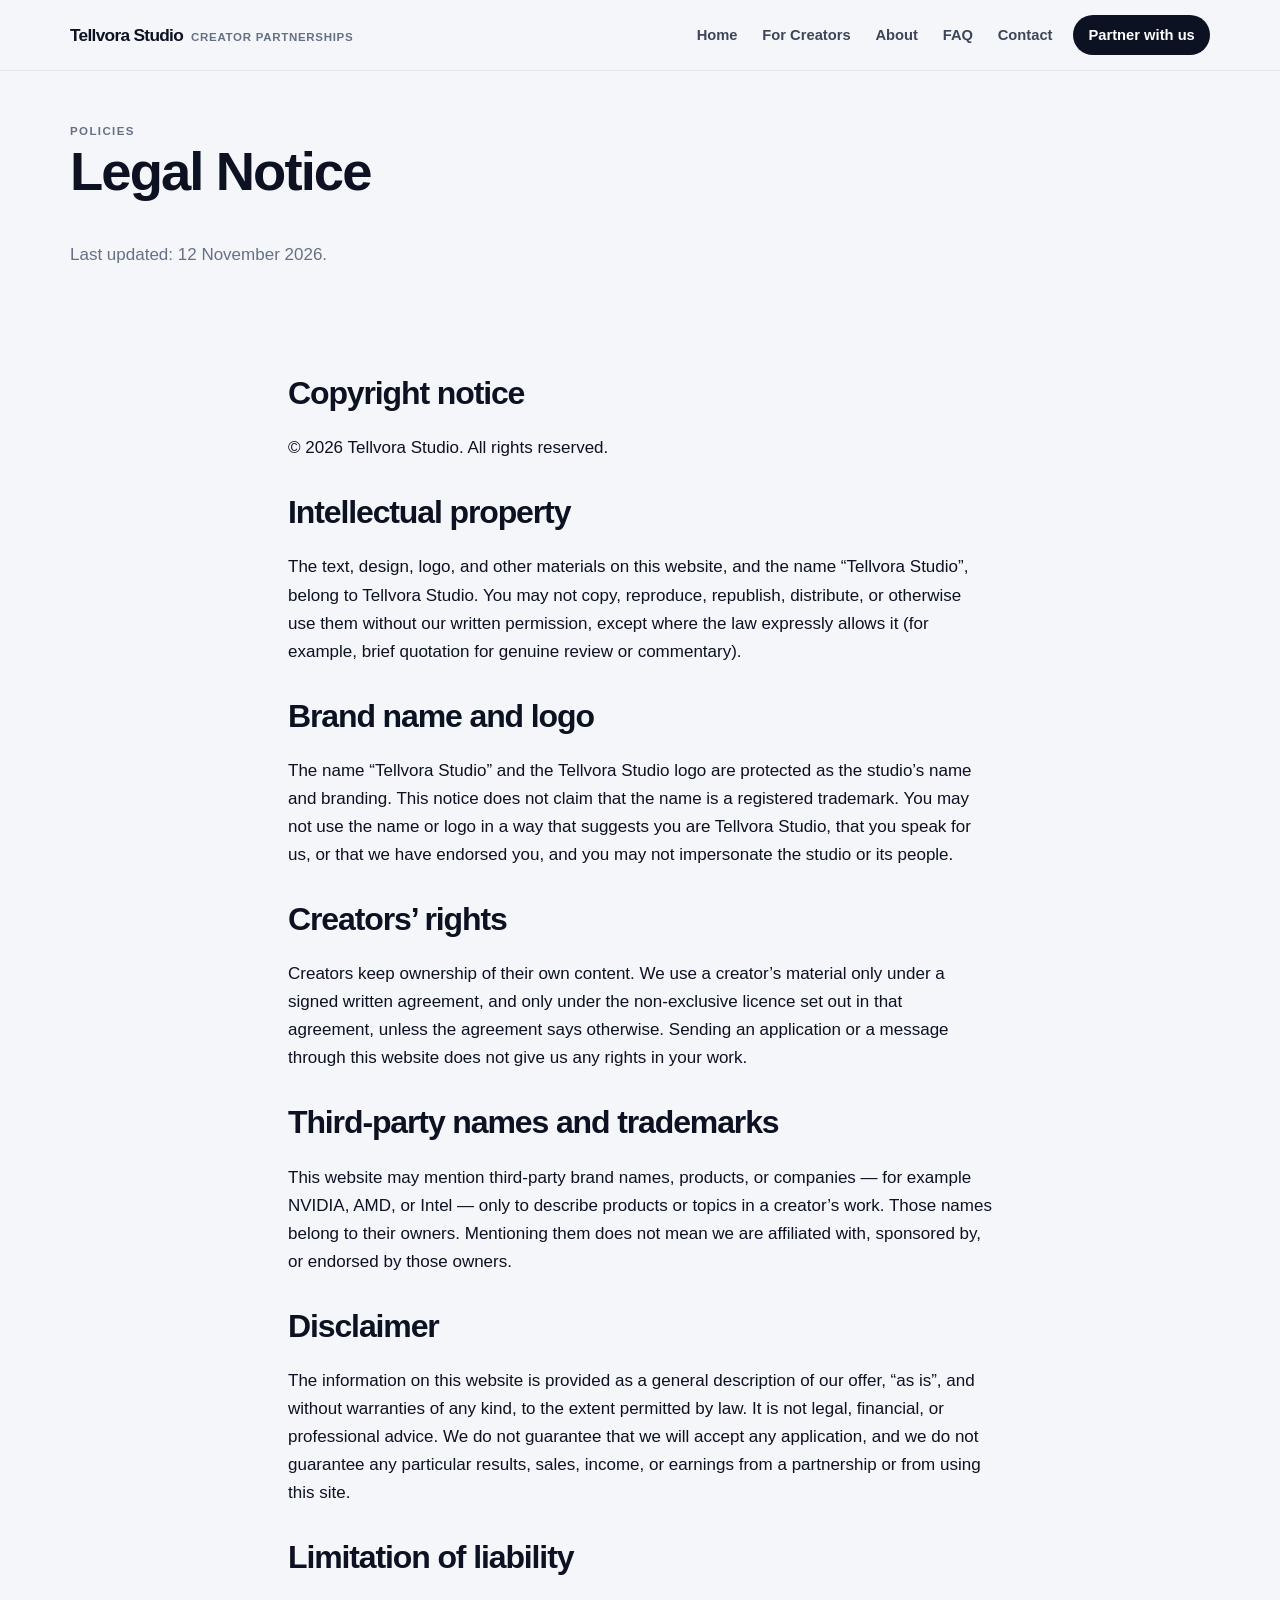
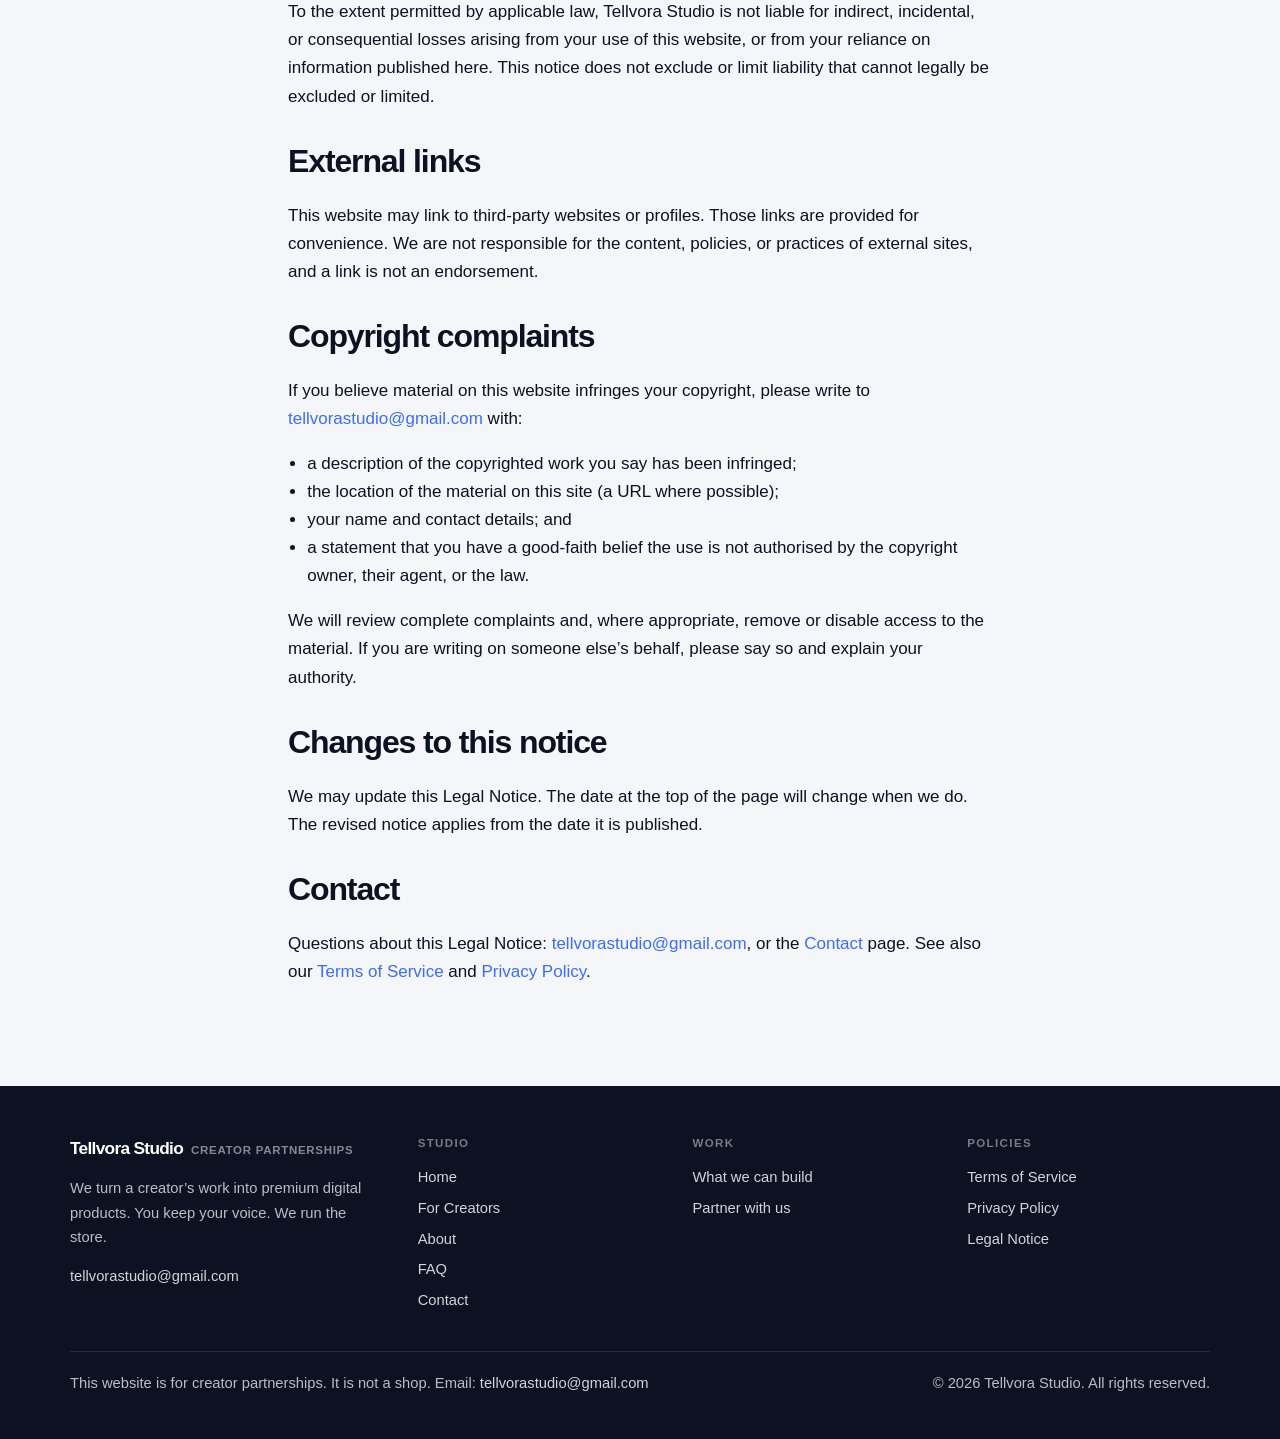
<file: legal.html>
<!DOCTYPE html>
<html lang="en">
<head>
  <meta charset="utf-8">
  <meta http-equiv="Content-Security-Policy" content="default-src 'self'; script-src 'self'; style-src 'self' https://fonts.googleapis.com; font-src https://fonts.gstatic.com; img-src 'self'; connect-src 'self'; form-action 'self' https://api.web3forms.com; base-uri 'self'; object-src 'none'; frame-src 'none'; upgrade-insecure-requests">
  <meta name="referrer" content="strict-origin-when-cross-origin">
  <script src="js/security.js"></script>
  <meta name="viewport" content="width=device-width, initial-scale=1">
  <title>Legal Notice | Tellvora Studio</title>
  <meta name="description" content="Legal notice for the Tellvora Studio website, including copyright, brand use, creator rights, and copyright complaints.">
  <link rel="preconnect" href="https://fonts.googleapis.com">
  <link rel="preconnect" href="https://fonts.gstatic.com" crossorigin>
  <link href="https://fonts.googleapis.com/css2?family=Manrope:wght@500;600;700;800&display=swap" rel="stylesheet">
  <link rel="stylesheet" href="css/styles.css">
</head>
<body>
  <a class="skip" href="#main">Skip to content</a>
  <header class="site-header">
    <div class="wrap header-inner">
      <a class="wordmark" href="index.html">Tellvora Studio<span>Creator partnerships</span></a>
      <button class="nav-toggle" type="button" aria-expanded="false" aria-controls="site-nav">Menu</button>
      <nav class="nav" id="site-nav" aria-label="Primary">
        <a href="index.html">Home</a>
        <a href="creators.html">For Creators</a>
        <a href="about.html">About</a>
        <a href="faq.html">FAQ</a>
        <a href="contact.html">Contact</a>
        <a class="nav-cta" href="creators.html">Partner with us</a>
      </nav>
    </div>
  </header>
  <main id="main">

    <header class="page-title">
      <div class="wrap">
        <p class="kicker">Policies</p>
        <h1>Legal Notice</h1>
        <p>Last updated: 12 November 2026.</p>
      </div>
    </header>
    <section class="section">
      <div class="wrap prose">
        <h2>Copyright notice</h2>
        <p>&copy; 2026 Tellvora Studio. All rights reserved.</p>
        <h2>Intellectual property</h2>
        <p>The text, design, logo, and other materials on this website, and the name “Tellvora Studio”, belong to Tellvora Studio. You may not copy, reproduce, republish, distribute, or otherwise use them without our written permission, except where the law expressly allows it (for example, brief quotation for genuine review or commentary).</p>
        <h2>Brand name and logo</h2>
        <p>The name “Tellvora Studio” and the Tellvora Studio logo are protected as the studio’s name and branding. This notice does not claim that the name is a registered trademark. You may not use the name or logo in a way that suggests you are Tellvora Studio, that you speak for us, or that we have endorsed you, and you may not impersonate the studio or its people.</p>
        <h2>Creators’ rights</h2>
        <p>Creators keep ownership of their own content. We use a creator’s material only under a signed written agreement, and only under the non-exclusive licence set out in that agreement, unless the agreement says otherwise. Sending an application or a message through this website does not give us any rights in your work.</p>
        <h2>Third-party names and trademarks</h2>
        <p>This website may mention third-party brand names, products, or companies — for example NVIDIA, AMD, or Intel — only to describe products or topics in a creator’s work. Those names belong to their owners. Mentioning them does not mean we are affiliated with, sponsored by, or endorsed by those owners.</p>
        <h2>Disclaimer</h2>
        <p>The information on this website is provided as a general description of our offer, “as is”, and without warranties of any kind, to the extent permitted by law. It is not legal, financial, or professional advice. We do not guarantee that we will accept any application, and we do not guarantee any particular results, sales, income, or earnings from a partnership or from using this site.</p>
        <h2>Limitation of liability</h2>
        <p>To the extent permitted by applicable law, Tellvora Studio is not liable for indirect, incidental, or consequential losses arising from your use of this website, or from your reliance on information published here. This notice does not exclude or limit liability that cannot legally be excluded or limited.</p>
        <h2>External links</h2>
        <p>This website may link to third-party websites or profiles. Those links are provided for convenience. We are not responsible for the content, policies, or practices of external sites, and a link is not an endorsement.</p>
        <h2>Copyright complaints</h2>
        <p>If you believe material on this website infringes your copyright, please write to <a href="mailto:tellvorastudio@gmail.com">tellvorastudio@gmail.com</a> with:</p>
        <ul>
          <li>a description of the copyrighted work you say has been infringed;</li>
          <li>the location of the material on this site (a URL where possible);</li>
          <li>your name and contact details; and</li>
          <li>a statement that you have a good-faith belief the use is not authorised by the copyright owner, their agent, or the law.</li>
        </ul>
        <p>We will review complete complaints and, where appropriate, remove or disable access to the material. If you are writing on someone else’s behalf, please say so and explain your authority.</p>
        <h2>Changes to this notice</h2>
        <p>We may update this Legal Notice. The date at the top of the page will change when we do. The revised notice applies from the date it is published.</p>
        <h2>Contact</h2>
        <p>Questions about this Legal Notice: <a href="mailto:tellvorastudio@gmail.com">tellvorastudio@gmail.com</a>, or the <a href="contact.html">Contact</a> page. See also our <a href="terms.html">Terms of Service</a> and <a href="privacy.html">Privacy Policy</a>.</p>
      </div>
    </section>

  </main>
  <footer class="site-footer">
    <div class="wrap">
      <div class="footer-grid">
        <div>
          <a class="wordmark" href="index.html">Tellvora Studio<span>Creator partnerships</span></a>
          <p class="footer-blurb">We turn a creator’s work into premium digital products. You keep your voice. We run the store.</p>
          <p><a href="mailto:tellvorastudio@gmail.com">tellvorastudio@gmail.com</a></p>
        </div>
        <div>
          <p class="kicker">Studio</p>
          <ul>
            <li><a href="index.html">Home</a></li>
            <li><a href="creators.html">For Creators</a></li>
            <li><a href="about.html">About</a></li>
            <li><a href="faq.html">FAQ</a></li>
            <li><a href="contact.html">Contact</a></li>
          </ul>
        </div>
        <div>
          <p class="kicker">Work</p>
          <ul>
            <li><a href="index.html#work">What we can build</a></li>
            <li><a href="creators.html">Partner with us</a></li>
          </ul>
        </div>
        <div>
          <p class="kicker">Policies</p>
          <ul>
            <li><a href="terms.html">Terms of Service</a></li>
            <li><a href="privacy.html">Privacy Policy</a></li>
            <li><a href="legal.html">Legal Notice</a></li>
          </ul>
        </div>
      </div>
      <div class="footer-bottom">
        <p>This website is for creator partnerships. It is not a shop. Email: <a href="mailto:tellvorastudio@gmail.com">tellvorastudio@gmail.com</a></p>
        <p>&copy; 2026 Tellvora Studio. All rights reserved.</p>
      </div>
    </div>
  </footer>
  <script src="js/nav.js"></script>
</body>
</html>
</file>
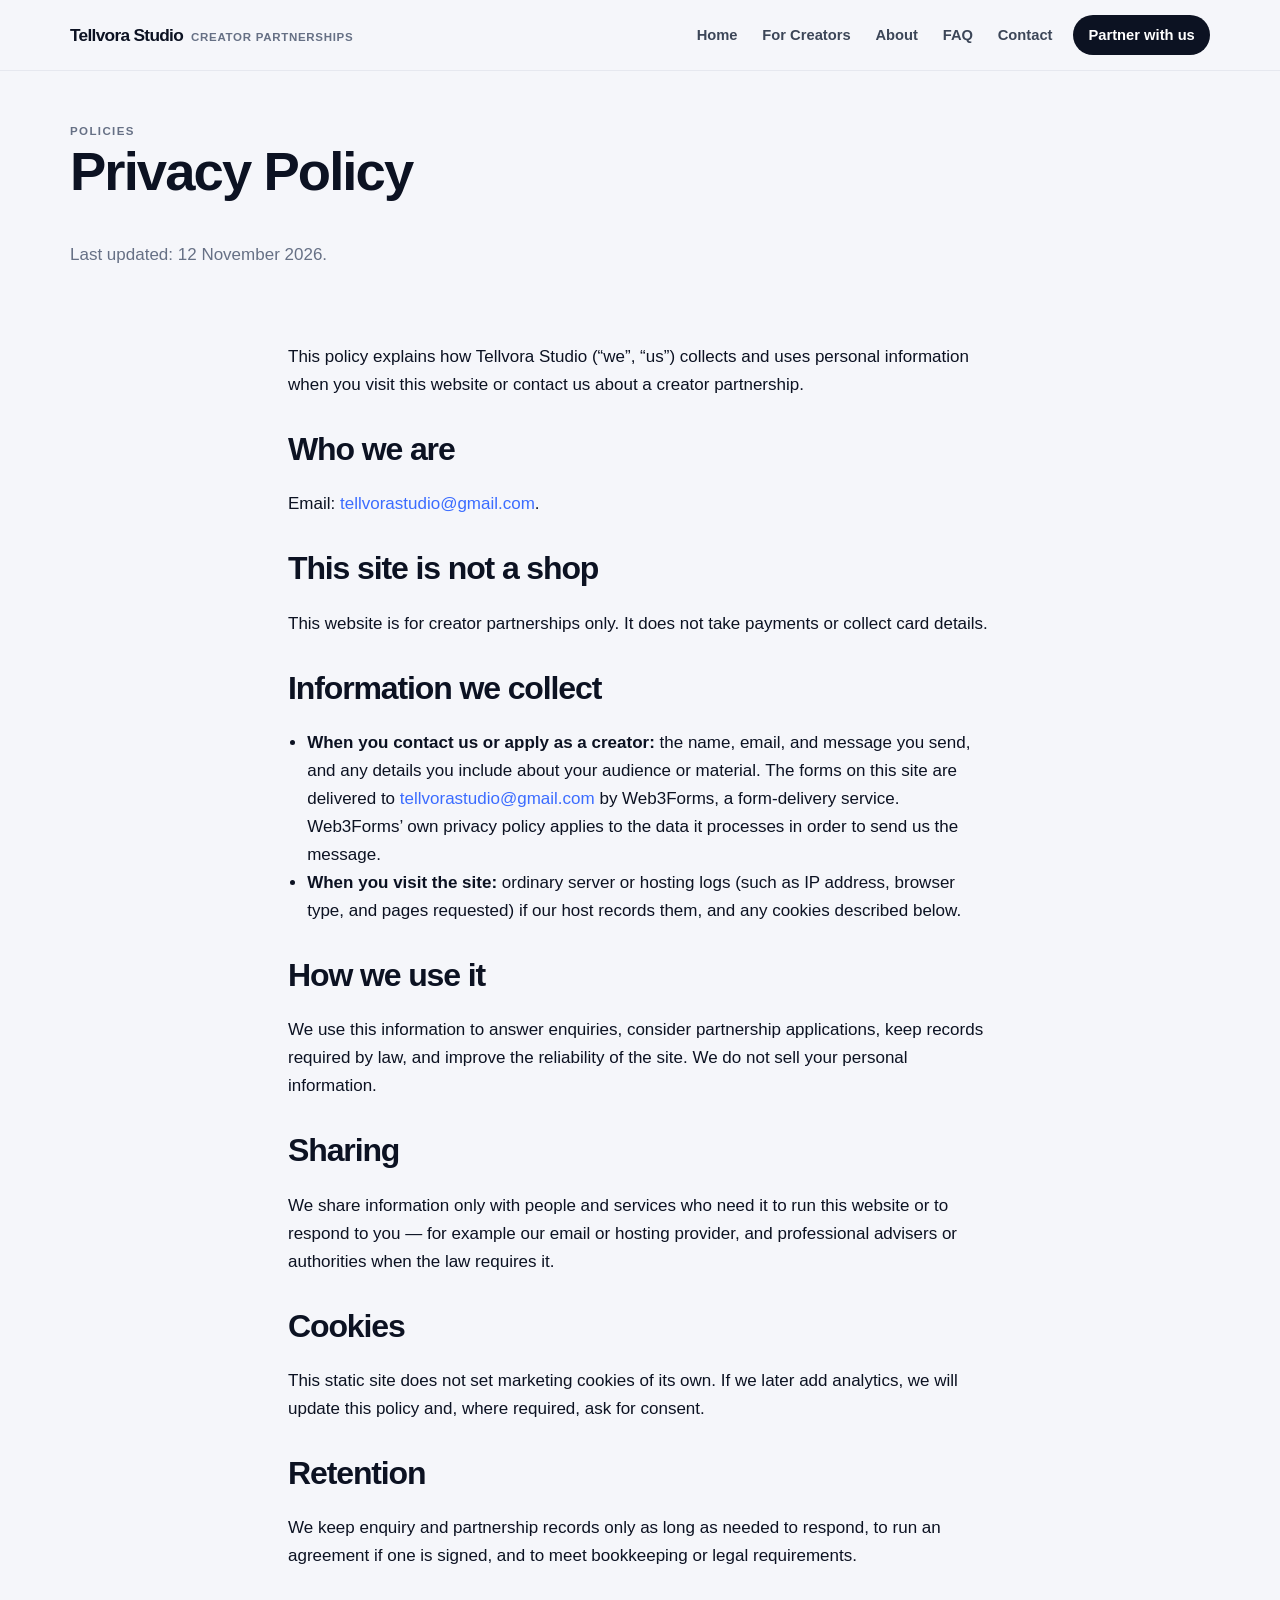
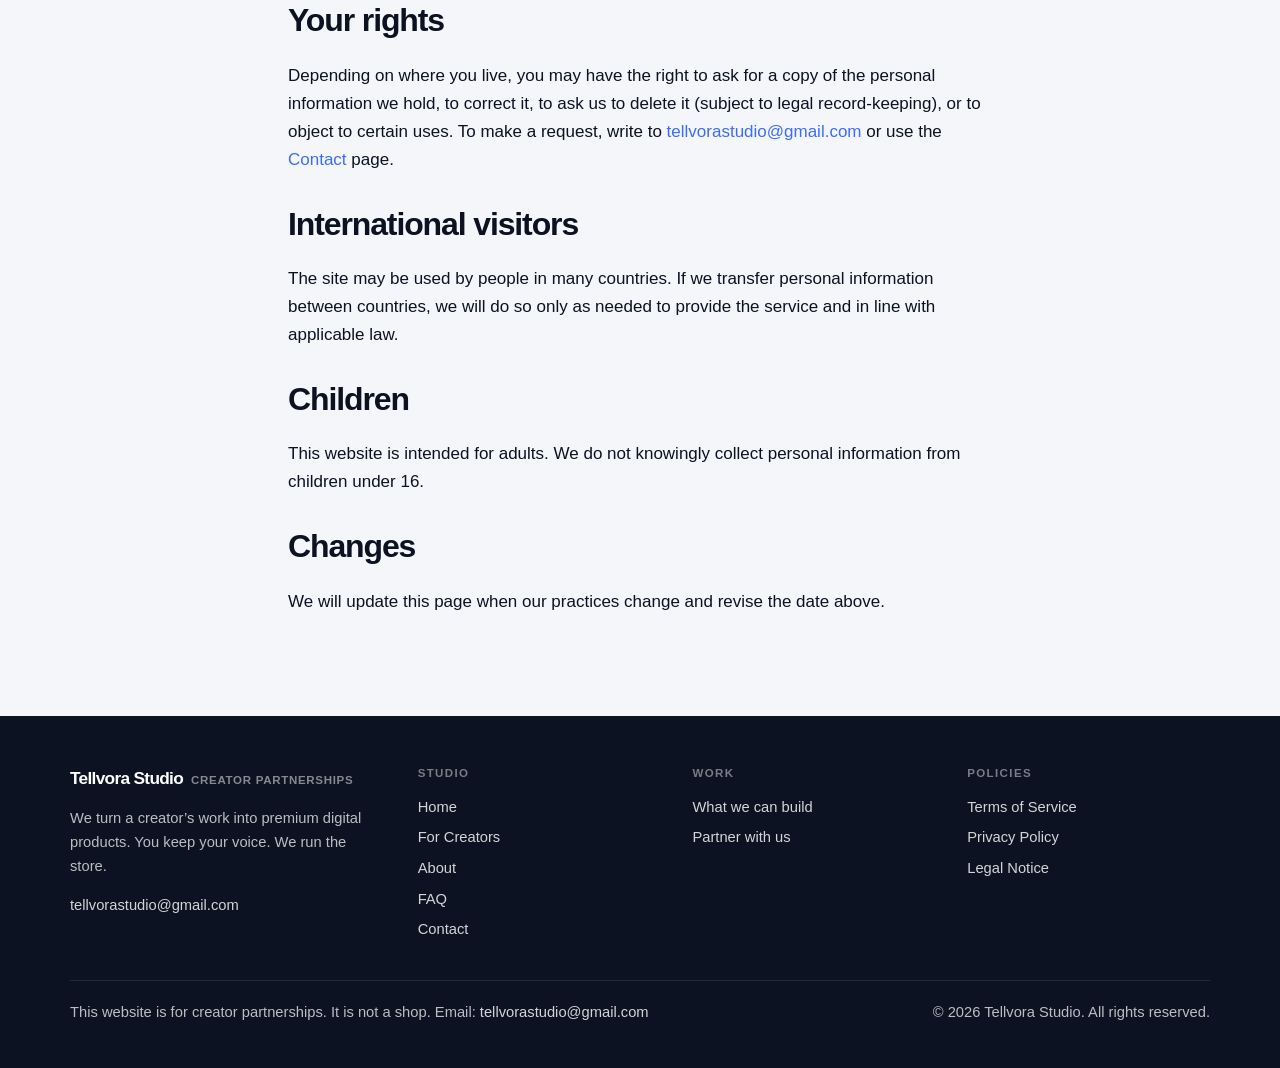
<file: privacy.html>
<!DOCTYPE html>
<html lang="en">
<head>
  <meta charset="utf-8">
  <meta http-equiv="Content-Security-Policy" content="default-src 'self'; script-src 'self'; style-src 'self' https://fonts.googleapis.com; font-src https://fonts.gstatic.com; img-src 'self'; connect-src 'self'; form-action 'self' https://api.web3forms.com; base-uri 'self'; object-src 'none'; frame-src 'none'; upgrade-insecure-requests">
  <meta name="referrer" content="strict-origin-when-cross-origin">
  <script src="js/security.js"></script>
  <meta name="viewport" content="width=device-width, initial-scale=1">
  <title>Privacy Policy | Tellvora Studio</title>
  <meta name="description" content="How Tellvora Studio collects, uses, and stores personal information.">
  <link rel="preconnect" href="https://fonts.googleapis.com">
  <link rel="preconnect" href="https://fonts.gstatic.com" crossorigin>
  <link href="https://fonts.googleapis.com/css2?family=Manrope:wght@500;600;700;800&display=swap" rel="stylesheet">
  <link rel="stylesheet" href="css/styles.css">
</head>
<body>
  <a class="skip" href="#main">Skip to content</a>
  <header class="site-header">
    <div class="wrap header-inner">
      <a class="wordmark" href="index.html">Tellvora Studio<span>Creator partnerships</span></a>
      <button class="nav-toggle" type="button" aria-expanded="false" aria-controls="site-nav">Menu</button>
      <nav class="nav" id="site-nav" aria-label="Primary">
        <a href="index.html">Home</a>
        <a href="creators.html">For Creators</a>
        <a href="about.html">About</a>
        <a href="faq.html">FAQ</a>
        <a href="contact.html">Contact</a>
        <a class="nav-cta" href="creators.html">Partner with us</a>
      </nav>
    </div>
  </header>
  <main id="main">

    <header class="page-title">
      <div class="wrap">
        <p class="kicker">Policies</p>
        <h1>Privacy Policy</h1>
        <p>Last updated: 12 November 2026.</p>
      </div>
    </header>
    <section class="section">
      <div class="wrap prose">
        <p>This policy explains how Tellvora Studio (“we”, “us”) collects and uses personal information when you visit this website or contact us about a creator partnership.</p>
        <h2>Who we are</h2>
        <p>Email: <a href="mailto:tellvorastudio@gmail.com">tellvorastudio@gmail.com</a>.</p>
        <h2>This site is not a shop</h2>
        <p>This website is for creator partnerships only. It does not take payments or collect card details.</p>
        <h2>Information we collect</h2>
        <ul>
          <li><strong>When you contact us or apply as a creator:</strong> the name, email, and message you send, and any details you include about your audience or material. The forms on this site are delivered to <a href="mailto:tellvorastudio@gmail.com">tellvorastudio@gmail.com</a> by Web3Forms, a form-delivery service. Web3Forms’ own privacy policy applies to the data it processes in order to send us the message.</li>
          <li><strong>When you visit the site:</strong> ordinary server or hosting logs (such as IP address, browser type, and pages requested) if our host records them, and any cookies described below.</li>
        </ul>
        <h2>How we use it</h2>
        <p>We use this information to answer enquiries, consider partnership applications, keep records required by law, and improve the reliability of the site. We do not sell your personal information.</p>
        <h2>Sharing</h2>
        <p>We share information only with people and services who need it to run this website or to respond to you — for example our email or hosting provider, and professional advisers or authorities when the law requires it.</p>
        <h2>Cookies</h2>
        <p>This static site does not set marketing cookies of its own. If we later add analytics, we will update this policy and, where required, ask for consent.</p>
        <h2>Retention</h2>
        <p>We keep enquiry and partnership records only as long as needed to respond, to run an agreement if one is signed, and to meet bookkeeping or legal requirements.</p>
        <h2>Your rights</h2>
        <p>Depending on where you live, you may have the right to ask for a copy of the personal information we hold, to correct it, to ask us to delete it (subject to legal record-keeping), or to object to certain uses. To make a request, write to <a href="mailto:tellvorastudio@gmail.com">tellvorastudio@gmail.com</a> or use the <a href="contact.html">Contact</a> page.</p>
        <h2>International visitors</h2>
        <p>The site may be used by people in many countries. If we transfer personal information between countries, we will do so only as needed to provide the service and in line with applicable law.</p>
        <h2>Children</h2>
        <p>This website is intended for adults. We do not knowingly collect personal information from children under 16.</p>
        <h2>Changes</h2>
        <p>We will update this page when our practices change and revise the date above.</p>
      </div>
    </section>

  </main>
  <footer class="site-footer">
    <div class="wrap">
      <div class="footer-grid">
        <div>
          <a class="wordmark" href="index.html">Tellvora Studio<span>Creator partnerships</span></a>
          <p class="footer-blurb">We turn a creator’s work into premium digital products. You keep your voice. We run the store.</p>
          <p><a href="mailto:tellvorastudio@gmail.com">tellvorastudio@gmail.com</a></p>
        </div>
        <div>
          <p class="kicker">Studio</p>
          <ul>
            <li><a href="index.html">Home</a></li>
            <li><a href="creators.html">For Creators</a></li>
            <li><a href="about.html">About</a></li>
            <li><a href="faq.html">FAQ</a></li>
            <li><a href="contact.html">Contact</a></li>
          </ul>
        </div>
        <div>
          <p class="kicker">Work</p>
          <ul>
            <li><a href="index.html#work">What we can build</a></li>
            <li><a href="creators.html">Partner with us</a></li>
          </ul>
        </div>
        <div>
          <p class="kicker">Policies</p>
          <ul>
            <li><a href="terms.html">Terms of Service</a></li>
            <li><a href="privacy.html">Privacy Policy</a></li>
            <li><a href="legal.html">Legal Notice</a></li>
          </ul>
        </div>
      </div>
      <div class="footer-bottom">
        <p>This website is for creator partnerships. It is not a shop. Email: <a href="mailto:tellvorastudio@gmail.com">tellvorastudio@gmail.com</a></p>
        <p>&copy; 2026 Tellvora Studio. All rights reserved.</p>
      </div>
    </div>
  </footer>
  <script src="js/nav.js"></script>
</body>
</html>
</file>
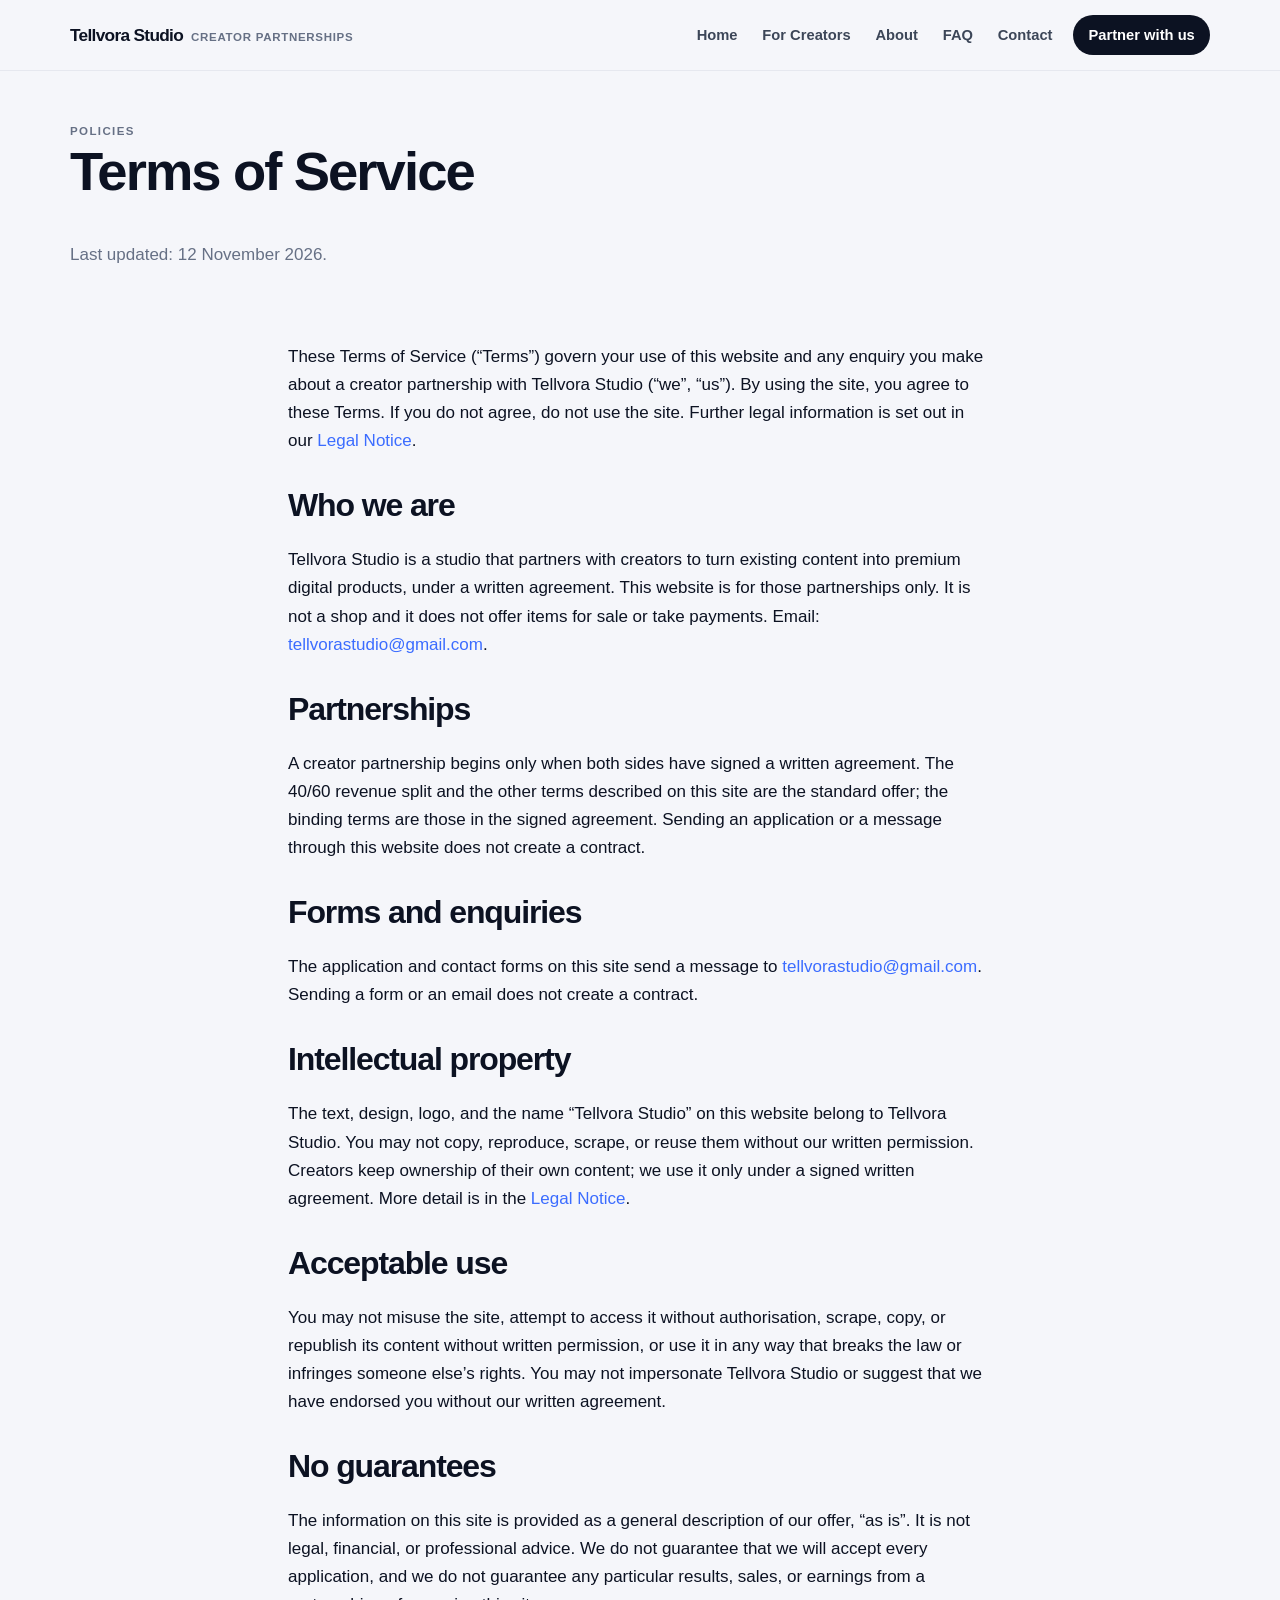
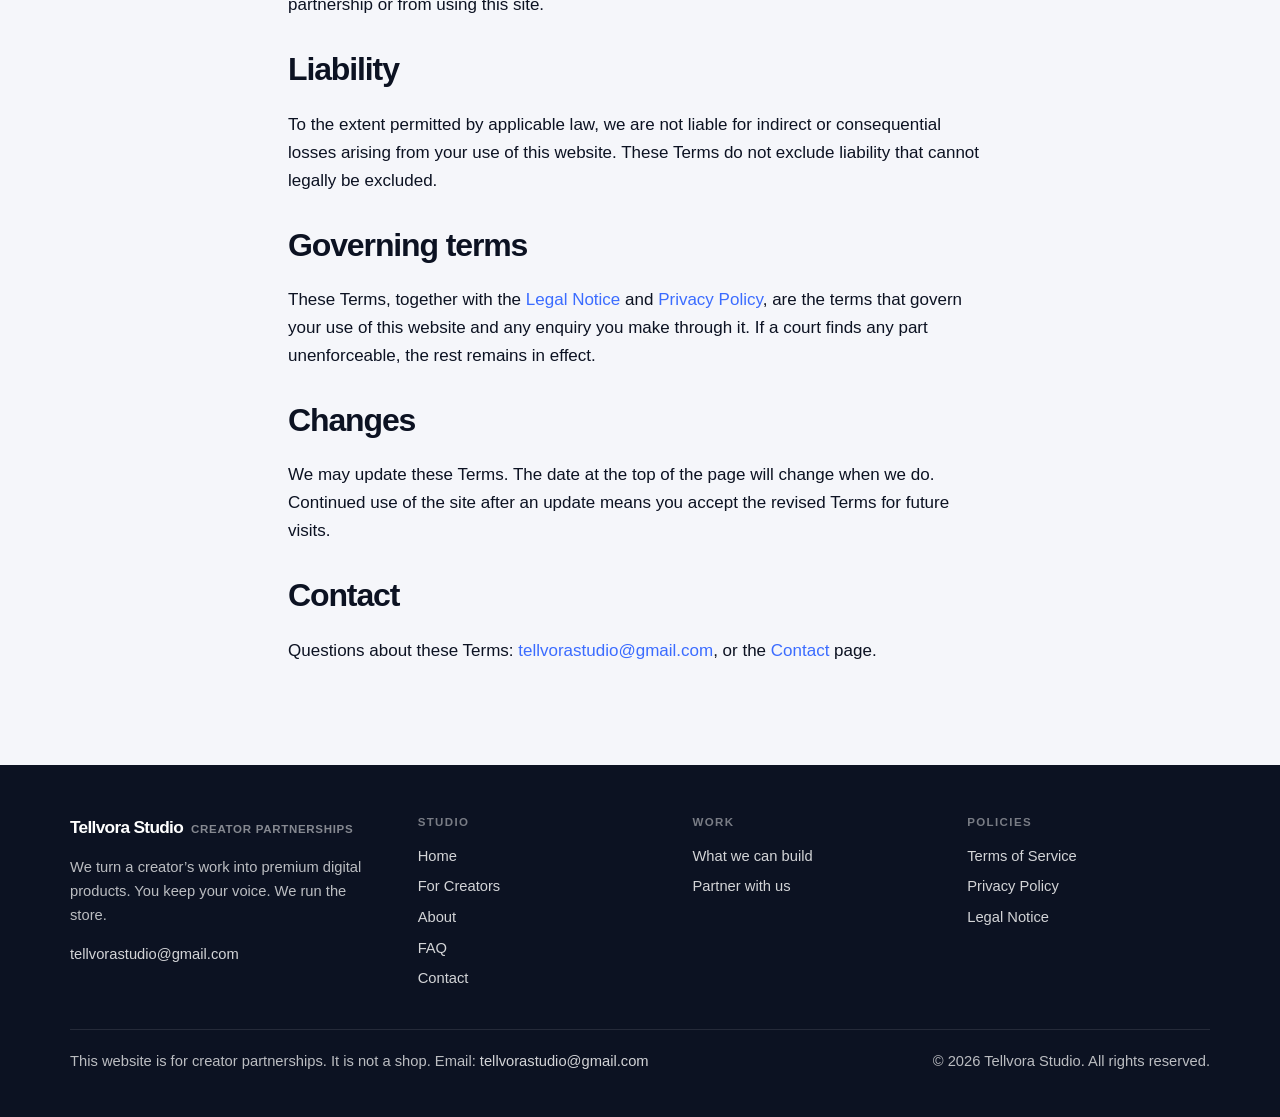
<file: terms.html>
<!DOCTYPE html>
<html lang="en">
<head>
  <meta charset="utf-8">
  <meta http-equiv="Content-Security-Policy" content="default-src 'self'; script-src 'self'; style-src 'self' https://fonts.googleapis.com; font-src https://fonts.gstatic.com; img-src 'self'; connect-src 'self'; form-action 'self' https://api.web3forms.com; base-uri 'self'; object-src 'none'; frame-src 'none'; upgrade-insecure-requests">
  <meta name="referrer" content="strict-origin-when-cross-origin">
  <script src="js/security.js"></script>
  <meta name="viewport" content="width=device-width, initial-scale=1">
  <title>Terms of Service | Tellvora Studio</title>
  <meta name="description" content="Terms of Service for the Tellvora Studio website and creator partnership enquiries.">
  <link rel="preconnect" href="https://fonts.googleapis.com">
  <link rel="preconnect" href="https://fonts.gstatic.com" crossorigin>
  <link href="https://fonts.googleapis.com/css2?family=Manrope:wght@500;600;700;800&display=swap" rel="stylesheet">
  <link rel="stylesheet" href="css/styles.css">
</head>
<body>
  <a class="skip" href="#main">Skip to content</a>
  <header class="site-header">
    <div class="wrap header-inner">
      <a class="wordmark" href="index.html">Tellvora Studio<span>Creator partnerships</span></a>
      <button class="nav-toggle" type="button" aria-expanded="false" aria-controls="site-nav">Menu</button>
      <nav class="nav" id="site-nav" aria-label="Primary">
        <a href="index.html">Home</a>
        <a href="creators.html">For Creators</a>
        <a href="about.html">About</a>
        <a href="faq.html">FAQ</a>
        <a href="contact.html">Contact</a>
        <a class="nav-cta" href="creators.html">Partner with us</a>
      </nav>
    </div>
  </header>
  <main id="main">

    <header class="page-title">
      <div class="wrap">
        <p class="kicker">Policies</p>
        <h1>Terms of Service</h1>
        <p>Last updated: 12 November 2026.</p>
      </div>
    </header>
    <section class="section">
      <div class="wrap prose">
        <p>These Terms of Service (“Terms”) govern your use of this website and any enquiry you make about a creator partnership with Tellvora Studio (“we”, “us”). By using the site, you agree to these Terms. If you do not agree, do not use the site. Further legal information is set out in our <a href="legal.html">Legal Notice</a>.</p>
        <h2>Who we are</h2>
        <p>Tellvora Studio is a studio that partners with creators to turn existing content into premium digital products, under a written agreement. This website is for those partnerships only. It is not a shop and it does not offer items for sale or take payments. Email: <a href="mailto:tellvorastudio@gmail.com">tellvorastudio@gmail.com</a>.</p>
        <h2>Partnerships</h2>
        <p>A creator partnership begins only when both sides have signed a written agreement. The 40/60 revenue split and the other terms described on this site are the standard offer; the binding terms are those in the signed agreement. Sending an application or a message through this website does not create a contract.</p>
        <h2>Forms and enquiries</h2>
        <p>The application and contact forms on this site send a message to <a href="mailto:tellvorastudio@gmail.com">tellvorastudio@gmail.com</a>. Sending a form or an email does not create a contract.</p>
        <h2>Intellectual property</h2>
        <p>The text, design, logo, and the name “Tellvora Studio” on this website belong to Tellvora Studio. You may not copy, reproduce, scrape, or reuse them without our written permission. Creators keep ownership of their own content; we use it only under a signed written agreement. More detail is in the <a href="legal.html">Legal Notice</a>.</p>
        <h2>Acceptable use</h2>
        <p>You may not misuse the site, attempt to access it without authorisation, scrape, copy, or republish its content without written permission, or use it in any way that breaks the law or infringes someone else’s rights. You may not impersonate Tellvora Studio or suggest that we have endorsed you without our written agreement.</p>
        <h2>No guarantees</h2>
        <p>The information on this site is provided as a general description of our offer, “as is”. It is not legal, financial, or professional advice. We do not guarantee that we will accept every application, and we do not guarantee any particular results, sales, or earnings from a partnership or from using this site.</p>
        <h2>Liability</h2>
        <p>To the extent permitted by applicable law, we are not liable for indirect or consequential losses arising from your use of this website. These Terms do not exclude liability that cannot legally be excluded.</p>
        <h2>Governing terms</h2>
        <p>These Terms, together with the <a href="legal.html">Legal Notice</a> and <a href="privacy.html">Privacy Policy</a>, are the terms that govern your use of this website and any enquiry you make through it. If a court finds any part unenforceable, the rest remains in effect.</p>
        <h2>Changes</h2>
        <p>We may update these Terms. The date at the top of the page will change when we do. Continued use of the site after an update means you accept the revised Terms for future visits.</p>
        <h2>Contact</h2>
        <p>Questions about these Terms: <a href="mailto:tellvorastudio@gmail.com">tellvorastudio@gmail.com</a>, or the <a href="contact.html">Contact</a> page.</p>
      </div>
    </section>

  </main>
  <footer class="site-footer">
    <div class="wrap">
      <div class="footer-grid">
        <div>
          <a class="wordmark" href="index.html">Tellvora Studio<span>Creator partnerships</span></a>
          <p class="footer-blurb">We turn a creator’s work into premium digital products. You keep your voice. We run the store.</p>
          <p><a href="mailto:tellvorastudio@gmail.com">tellvorastudio@gmail.com</a></p>
        </div>
        <div>
          <p class="kicker">Studio</p>
          <ul>
            <li><a href="index.html">Home</a></li>
            <li><a href="creators.html">For Creators</a></li>
            <li><a href="about.html">About</a></li>
            <li><a href="faq.html">FAQ</a></li>
            <li><a href="contact.html">Contact</a></li>
          </ul>
        </div>
        <div>
          <p class="kicker">Work</p>
          <ul>
            <li><a href="index.html#work">What we can build</a></li>
            <li><a href="creators.html">Partner with us</a></li>
          </ul>
        </div>
        <div>
          <p class="kicker">Policies</p>
          <ul>
            <li><a href="terms.html">Terms of Service</a></li>
            <li><a href="privacy.html">Privacy Policy</a></li>
            <li><a href="legal.html">Legal Notice</a></li>
          </ul>
        </div>
      </div>
      <div class="footer-bottom">
        <p>This website is for creator partnerships. It is not a shop. Email: <a href="mailto:tellvorastudio@gmail.com">tellvorastudio@gmail.com</a></p>
        <p>&copy; 2026 Tellvora Studio. All rights reserved.</p>
      </div>
    </div>
  </footer>
  <script src="js/nav.js"></script>
</body>
</html>
</file>
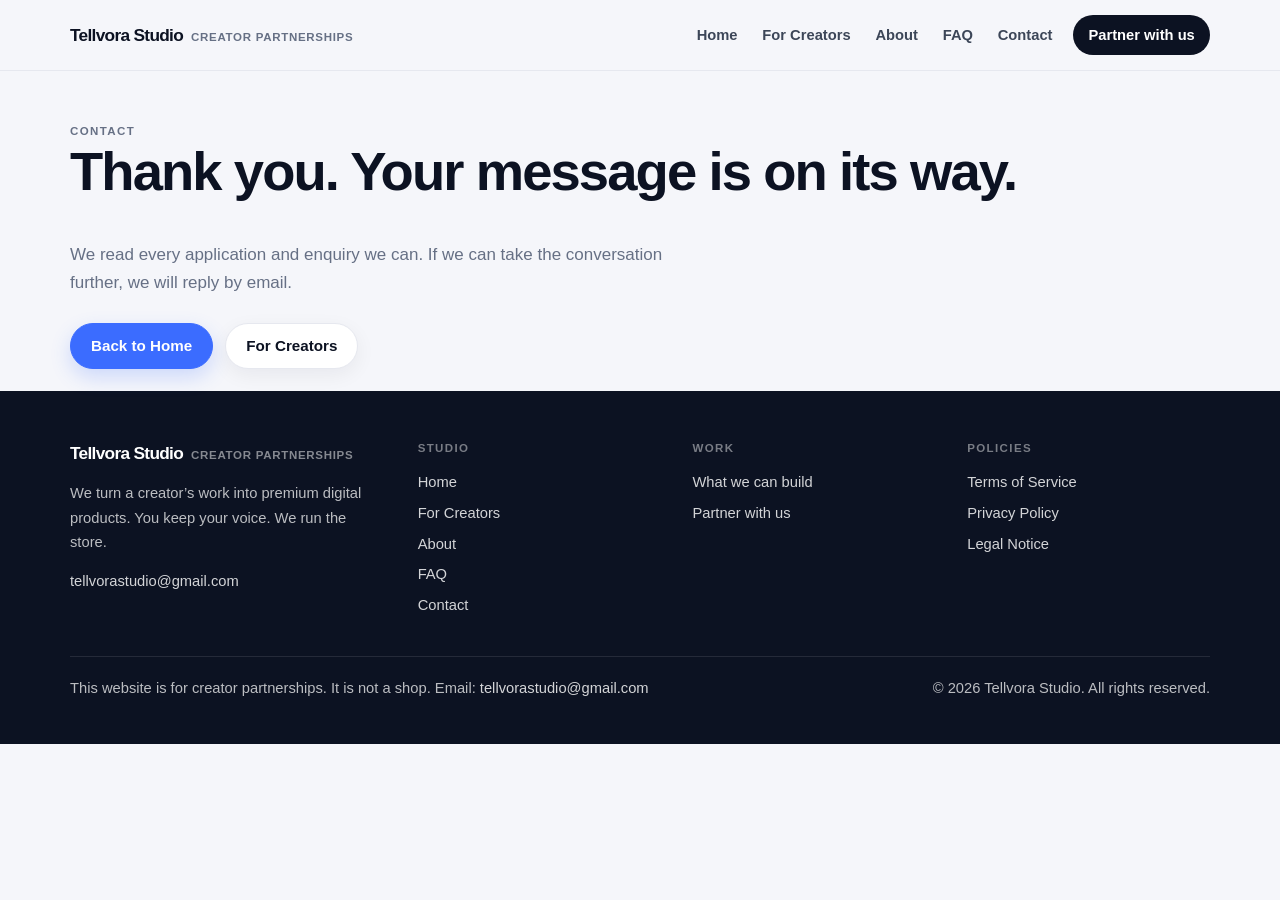
<file: thank-you.html>
<!DOCTYPE html>
<html lang="en">
<head>
  <meta charset="utf-8">
  <meta http-equiv="Content-Security-Policy" content="default-src 'self'; script-src 'self'; style-src 'self' https://fonts.googleapis.com; font-src https://fonts.gstatic.com; img-src 'self'; connect-src 'self'; form-action 'self' https://api.web3forms.com; base-uri 'self'; object-src 'none'; frame-src 'none'; upgrade-insecure-requests">
  <meta name="referrer" content="strict-origin-when-cross-origin">
  <script src="js/security.js"></script>
  <meta name="viewport" content="width=device-width, initial-scale=1">
  <title>Thank you | Tellvora Studio</title>
  <meta name="description" content="Thank you for writing to Tellvora Studio.">
  <link rel="preconnect" href="https://fonts.googleapis.com">
  <link rel="preconnect" href="https://fonts.gstatic.com" crossorigin>
  <link href="https://fonts.googleapis.com/css2?family=Manrope:wght@500;600;700;800&display=swap" rel="stylesheet">
  <link rel="stylesheet" href="css/styles.css">
</head>
<body>
  <a class="skip" href="#main">Skip to content</a>
  <header class="site-header">
    <div class="wrap header-inner">
      <a class="wordmark" href="index.html">Tellvora Studio<span>Creator partnerships</span></a>
      <button class="nav-toggle" type="button" aria-expanded="false" aria-controls="site-nav">Menu</button>
      <nav class="nav" id="site-nav" aria-label="Primary">
        <a href="index.html">Home</a>
        <a href="creators.html">For Creators</a>
        <a href="about.html">About</a>
        <a href="faq.html">FAQ</a>
        <a href="contact.html">Contact</a>
        <a class="nav-cta" href="creators.html">Partner with us</a>
      </nav>
    </div>
  </header>
    <main id="main">

    <header class="page-title">
      <div class="wrap">
        <p class="kicker">Contact</p>
        <h1>Thank you. Your message is on its way.</h1>
        <p>We read every application and enquiry we can. If we can take the conversation further, we will reply by email.</p>
        <div class="btn-row">
          <a class="btn" href="index.html">Back to Home</a>
          <a class="btn btn-ghost" href="creators.html">For Creators</a>
        </div>
      </div>
    </header>

  </main>
  <footer class="site-footer">
    <div class="wrap">
      <div class="footer-grid">
        <div>
          <a class="wordmark" href="index.html">Tellvora Studio<span>Creator partnerships</span></a>
          <p class="footer-blurb">We turn a creator’s work into premium digital products. You keep your voice. We run the store.</p>
          <p><a href="mailto:tellvorastudio@gmail.com">tellvorastudio@gmail.com</a></p>
        </div>
        <div>
          <p class="kicker">Studio</p>
          <ul>
            <li><a href="index.html">Home</a></li>
            <li><a href="creators.html">For Creators</a></li>
            <li><a href="about.html">About</a></li>
            <li><a href="faq.html">FAQ</a></li>
            <li><a href="contact.html">Contact</a></li>
          </ul>
        </div>
        <div>
          <p class="kicker">Work</p>
          <ul>
            <li><a href="index.html#work">What we can build</a></li>
            <li><a href="creators.html">Partner with us</a></li>
          </ul>
        </div>
        <div>
          <p class="kicker">Policies</p>
          <ul>
            <li><a href="terms.html">Terms of Service</a></li>
            <li><a href="privacy.html">Privacy Policy</a></li>
            <li><a href="legal.html">Legal Notice</a></li>
          </ul>
        </div>
      </div>
      <div class="footer-bottom">
        <p>This website is for creator partnerships. It is not a shop. Email: <a href="mailto:tellvorastudio@gmail.com">tellvorastudio@gmail.com</a></p>
        <p>&copy; 2026 Tellvora Studio. All rights reserved.</p>
      </div>
    </div>
  </footer>
  <script src="js/nav.js"></script>
</body>
</html>
</file>
<file: css/styles.css>
/* Tellvora Studio — modern agency styles */
:root {
  --bg: #f5f6fa;
  --surface: #ffffff;
  --ink: #0c1222;
  --ink-soft: #3c4658;
  --muted: #667085;
  --line: #e6e8ef;
  --accent: #3b6cff;
  --accent-hover: #2954e6;
  --accent-soft: #eef3ff;
  --navy: #0c1222;
  --on-accent: #ffffff;
  --shadow: 0 12px 40px rgba(12, 18, 34, 0.08);
  --shadow-sm: 0 6px 20px rgba(12, 18, 34, 0.06);
  --radius: 1.15rem;
  --radius-sm: 0.85rem;
  --max: 1140px;
  --sans: "Manrope", "Inter", "Helvetica Neue", Helvetica, Arial, sans-serif;
  --header-h: 4.35rem;
}

*, *::before, *::after { box-sizing: border-box; }
html { scroll-behavior: smooth; scroll-padding-top: 5.5rem; }
body {
  margin: 0;
  background: var(--bg);
  color: var(--ink);
  font-family: var(--sans);
  font-size: 1.0625rem;
  line-height: 1.65;
  font-weight: 500;
  -webkit-font-smoothing: antialiased;
}
img { max-width: 100%; height: auto; display: block; }
a { color: var(--accent); text-decoration: none; }
a:hover { color: var(--accent-hover); text-decoration: underline; text-underline-offset: 0.18em; }
h1, h2, h3, h4 {
  font-family: var(--sans);
  font-weight: 750;
  letter-spacing: -0.035em;
  line-height: 1.15;
  margin: 0 0 0.7em;
  color: var(--ink);
}
h1 { font-size: clamp(2.15rem, 4.6vw, 3.4rem); }
h2 { font-size: clamp(1.45rem, 2.5vw, 2rem); }
h3 { font-size: 1.15rem; letter-spacing: -0.02em; }
p { margin: 0 0 1em; }
.lead { font-size: 1.12rem; color: var(--ink-soft); max-width: 38rem; line-height: 1.7; font-weight: 500; }
.muted { color: var(--muted); }
.wrap {
  width: min(var(--max), calc(100% - 2.5rem));
  margin-inline: auto;
}
.skip {
  position: absolute;
  left: -999px;
  top: 0;
  background: var(--ink);
  color: #fff;
  padding: 0.5rem 1rem;
  z-index: 200;
}
.skip:focus { left: 0.75rem; top: 0.75rem; }

/* Sticky header */
.site-header {
  position: sticky;
  top: 0;
  z-index: 80;
  background: rgba(245, 246, 250, 0.88);
  backdrop-filter: saturate(1.2) blur(16px);
  -webkit-backdrop-filter: saturate(1.2) blur(16px);
  border-bottom: 1px solid var(--line);
}
.header-inner {
  display: flex;
  align-items: center;
  justify-content: space-between;
  gap: 1.25rem;
  min-height: var(--header-h);
}
.wordmark {
  font-family: var(--sans);
  font-size: 1.08rem;
  font-weight: 800;
  color: var(--ink);
  text-decoration: none;
  letter-spacing: -0.04em;
  display: flex;
  align-items: baseline;
  gap: 0.5rem;
}
.wordmark:hover { color: var(--ink); text-decoration: none; }
.wordmark span {
  display: none;
}
@media (min-width: 980px) {
  .wordmark span {
    display: inline;
    font-size: 0.72rem;
    font-weight: 600;
    letter-spacing: 0.06em;
    text-transform: uppercase;
    color: var(--muted);
  }
}
.nav {
  display: flex;
  flex-wrap: wrap;
  align-items: center;
  gap: 0.2rem 0.15rem;
}
.nav a {
  color: var(--ink-soft);
  text-decoration: none;
  font-size: 0.92rem;
  font-weight: 600;
  padding: 0.4rem 0.7rem;
  border-radius: 999px;
}
.nav a:hover,
.nav a[aria-current="page"] {
  color: var(--ink);
  background: var(--accent-soft);
  text-decoration: none;
}
.nav-cta {
  display: none;
  margin-left: 0.45rem;
  background: var(--ink) !important;
  color: #fff !important;
  padding: 0.48rem 0.95rem !important;
}
.nav-cta:hover { background: var(--accent) !important; color: #fff !important; }
@media (min-width: 980px) {
  .nav-cta { display: inline-block; }
}
.nav-toggle {
  display: none;
  background: var(--surface);
  border: 1px solid var(--line);
  color: var(--ink);
  padding: 0.4rem 0.75rem;
  font: inherit;
  font-size: 0.85rem;
  font-weight: 700;
  cursor: pointer;
  border-radius: 999px;
}

/* Buttons */
.btn {
  display: inline-flex;
  align-items: center;
  justify-content: center;
  background: var(--accent);
  color: var(--on-accent);
  text-decoration: none;
  border: 1px solid var(--accent);
  padding: 0.8rem 1.25rem;
  font-size: 0.95rem;
  font-weight: 700;
  line-height: 1.2;
  cursor: pointer;
  font-family: var(--sans);
  border-radius: 999px;
  box-shadow: 0 8px 20px rgba(59, 108, 255, 0.22);
}
.btn:hover { background: var(--accent-hover); border-color: var(--accent-hover); color: var(--on-accent); text-decoration: none; }
.btn-ghost {
  background: var(--surface);
  color: var(--ink);
  border-color: var(--line);
  box-shadow: var(--shadow-sm);
}
.btn-ghost:hover { background: var(--ink); color: #fff; border-color: var(--ink); }
.btn-light {
  background: #fff;
  color: var(--ink);
  border-color: #fff;
  box-shadow: none;
}
.btn-light:hover { background: var(--accent-soft); color: var(--ink); border-color: var(--accent-soft); }
.btn-row { display: flex; flex-wrap: wrap; gap: 0.75rem; margin-top: 1.6rem; }
.btn-full { width: 100%; text-align: center; }

/* Hero / sections */
.hero {
  padding: 4.2rem 0 3.6rem;
}
.hero-grid {
  display: grid;
  grid-template-columns: 1.05fr 0.95fr;
  gap: 2.8rem 3.2rem;
  align-items: center;
}
.hero-copy .kicker { margin-bottom: 1rem; }
.hero-visual { position: relative; margin: 0; }
.hero-visual > img {
  width: 100%;
  height: auto;
  aspect-ratio: 4 / 3;
  object-fit: cover;
  border-radius: calc(var(--radius) + 4px);
  box-shadow: var(--shadow);
  border: 1px solid var(--line);
}
.hero-visual figcaption {
  position: absolute;
  left: 1rem;
  bottom: -1.6rem;
  font-size: 0.72rem;
  color: var(--muted);
}
.kicker {
  font-size: 0.72rem;
  letter-spacing: 0.12em;
  text-transform: uppercase;
  font-weight: 700;
  color: var(--accent);
  margin: 0 0 0.75rem;
}
.section { padding: 4.2rem 0; }
.section + .section { padding-top: 0; }
.band, .cta-band, .page-title, .site-footer { }
.section-head {
  display: grid;
  grid-template-columns: 1fr minmax(0, 22rem);
  gap: 1.5rem 3rem;
  margin-bottom: 1.8rem;
  align-items: end;
}
.section-head p { margin: 0; color: var(--muted); }
.split {
  display: grid;
  grid-template-columns: 1fr 1fr;
  gap: 2rem 3.5rem;
}

/* How-it-works step cards */
.steps {
  list-style: none;
  margin: 1.5rem 0 0;
  padding: 0;
  display: grid;
  grid-template-columns: repeat(2, 1fr);
  gap: 1rem;
}
.steps li {
  display: flex;
  flex-direction: column;
  gap: 0.7rem;
  padding: 1.25rem 1.2rem 1.2rem;
  background: var(--surface);
  border: 1px solid var(--line);
  border-radius: var(--radius);
  box-shadow: var(--shadow-sm);
}
.steps .n, .step-icon {
  width: 2.4rem;
  height: 2.4rem;
  border-radius: 0.7rem;
  background: var(--accent-soft);
  color: var(--accent);
  display: inline-flex;
  align-items: center;
  justify-content: center;
  font-weight: 800;
  font-size: 0.95rem;
}
.step-icon svg { width: 1.2rem; height: 1.2rem; display: block; }
.steps strong { display: block; margin-bottom: 0.25rem; color: var(--ink); }
.steps li div { color: var(--ink-soft); font-size: 0.98rem; }

/* Handle grid */
.handle-grid {
  display: grid;
  grid-template-columns: repeat(5, 1fr);
  gap: 0.9rem;
  margin-top: 1.6rem;
}
.handle-card {
  background: var(--surface);
  border: 1px solid var(--line);
  border-radius: var(--radius);
  box-shadow: var(--shadow-sm);
  padding: 1.15rem 1rem 1.1rem;
}
.handle-card .step-icon { margin-bottom: 0.8rem; }
.handle-card h3 { margin: 0 0 0.35rem; font-size: 1rem; }
.handle-card p { margin: 0; color: var(--muted); font-size: 0.9rem; }

.who-list { margin: 0; padding: 0; list-style: none; }
.who-list li {
  padding: 0.95rem 0;
  border-top: 1px solid var(--line);
  color: var(--ink-soft);
}
.who-list li:last-child { border-bottom: 1px solid var(--line); }
.who-list strong { color: var(--ink); }

/* 40/60 split */
.share-grid {
  display: grid;
  grid-template-columns: 1fr 1fr;
  gap: 0.9rem;
  margin: 1.3rem 0 1.4rem;
}
.share-card {
  background: var(--surface);
  border: 1px solid var(--line);
  border-radius: var(--radius);
  box-shadow: var(--shadow-sm);
  padding: 1.4rem 1.25rem 1.25rem;
}
.share-card .share-fig {
  font-size: clamp(2.5rem, 5vw, 3.3rem);
  line-height: 1;
  font-weight: 800;
  letter-spacing: -0.05em;
  color: var(--ink);
  margin: 0 0 0.45rem;
}
.share-card .kicker { margin-bottom: 0.55rem; }
.share-card p { margin: 0; color: var(--muted); font-size: 0.95rem; }
.share-card.is-accent {
  background: var(--ink);
  border-color: var(--ink);
  color: #fff;
  box-shadow: var(--shadow);
}
.share-card.is-accent .kicker { color: #9db0ff; }
.share-card.is-accent .share-fig { color: #fff; }
.share-card.is-accent p { color: rgba(255,255,255,0.78); }

.case-covers {
  display: grid;
  grid-template-columns: repeat(4, 1fr);
  gap: 1rem;
  margin: 1.4rem 0 1.4rem;
  align-items: stretch;
}
.case-card {
  display: flex;
  flex-direction: column;
  background: var(--surface);
  border: 1px solid var(--line);
  border-radius: var(--radius);
  box-shadow: var(--shadow-sm);
  overflow: hidden;
  color: inherit;
  text-decoration: none;
  min-width: 0;
  transition: transform 0.15s ease, box-shadow 0.15s ease;
}
.case-card:hover {
  transform: translateY(-2px);
  box-shadow: var(--shadow);
  text-decoration: none;
  color: inherit;
}
.case-cover {
  display: flex;
  justify-content: center;
  align-items: flex-end;
  padding: 0.85rem 0.85rem 0;
  background: var(--surface);
}
.case-cover img {
  width: min(100%, 270px);
  height: auto;
  max-height: 360px;
  aspect-ratio: 3 / 4;
  object-fit: contain;
  border-radius: 0.7rem;
  border: 1px solid var(--line);
  box-shadow: var(--shadow-sm);
  background: #1a1d24;
}
.case-body {
  padding: 0.85rem 1rem 1.05rem;
  min-width: 0;
}
.case-body h3 {
  margin: 0 0 0.35rem;
  font-size: 1rem;
  font-weight: 750;
  line-height: 1.3;
  letter-spacing: -0.02em;
  overflow-wrap: break-word;
  hyphens: auto;
}
.case-body .price {
  margin: 0;
  gap: 0.45rem;
}
.case-body .price .now { font-size: 1.15rem; }
.case-body .price .was { font-size: 0.92rem; }

/* Small corner portrait card — face-cropped from the full portrait */
.person-card {
  display: inline-flex;
  align-items: center;
  gap: 0.55rem;
  background: var(--surface);
  border: 1px solid var(--line);
  border-radius: 999px;
  box-shadow: var(--shadow);
  padding: 0.28rem 0.8rem 0.28rem 0.28rem;
  max-width: 14rem;
}
.person-card .person-photo {
  width: 2.7rem;
  height: 2.7rem;
  border-radius: 50%;
  overflow: hidden;
  flex-shrink: 0;
  background: #d9dee8;
}
.person-card .person-photo img {
  width: 100%;
  height: 100%;
  object-fit: cover;
  object-position: 50% 10%;
  transform: scale(2.35);
  transform-origin: 50% 10%;
}
.person-card p {
  margin: 0;
  font-size: 0.88rem;
  font-weight: 700;
  letter-spacing: -0.02em;
  color: var(--ink);
}
.hero-visual .person-card {
  position: absolute;
  left: 0.85rem;
  bottom: 0.85rem;
}
.about-panel {
  position: relative;
  background: var(--surface);
  border: 1px solid var(--line);
  border-radius: calc(var(--radius) + 6px);
  box-shadow: var(--shadow-sm);
  padding: 2.2rem 2rem 2rem;
}
.about-panel .person-card {
  position: absolute;
  top: 1.15rem;
  right: 1.15rem;
}
.about-panel .about-copy {
  padding-right: 10.5rem;
}


/* What we can build */
.build-grid {
  display: grid;
  grid-template-columns: repeat(4, 1fr);
  gap: 1rem;
  margin-top: 1.4rem;
}
.build-card {
  background: var(--surface);
  border: 1px solid var(--line);
  border-radius: var(--radius);
  box-shadow: var(--shadow-sm);
  padding: 1.25rem 1.15rem 1.3rem;
}
.build-card .step-icon { margin-bottom: 0.85rem; }
.build-card h3 { margin: 0 0 0.4rem; }
.build-card p { margin: 0; color: var(--muted); font-size: 0.98rem; }
/* CTA band */
.cta-band {
  margin: 1rem 0 4.2rem;
}
.cta-band-inner {
  background: var(--navy);
  color: #fff;
  border-radius: calc(var(--radius) + 8px);
  padding: 2.6rem 2.2rem;
  display: flex;
  flex-wrap: wrap;
  align-items: center;
  justify-content: space-between;
  gap: 1.4rem 2rem;
  box-shadow: var(--shadow);
}
.cta-band h2 { color: #fff; margin: 0 0 0.4rem; max-width: 22ch; }
.cta-band p { margin: 0; color: rgba(255,255,255,0.72); max-width: 34rem; }

/* Product grid / shop */
.grid-3 {
  display: grid;
  grid-template-columns: repeat(3, 1fr);
  gap: 1.2rem;
  align-items: stretch;
}
.grid-2 {
  display: grid;
  grid-template-columns: 1fr 1fr;
  gap: 1.5rem 2rem;
}
.product-card {
  background: var(--surface);
  border: 1px solid var(--line);
  border-radius: var(--radius);
  box-shadow: var(--shadow-sm);
  display: flex;
  flex-direction: column;
  height: 100%;
  overflow: hidden;
}
.cover {
  padding: 0.85rem 0.85rem 0;
  position: relative;
  overflow: hidden;
  background: var(--surface);
  display: flex;
  justify-content: center;
  align-items: flex-end;
}
.cover img {
  width: min(100%, 270px);
  height: auto;
  max-height: 360px;
  aspect-ratio: 3 / 4;
  object-fit: contain;
  border-radius: 0.7rem;
  border: 1px solid var(--line);
  box-shadow: var(--shadow-sm);
  background: #1a1d24;
}
.product-body { padding: 1.15rem 1.2rem 1.3rem; flex: 1; display: flex; flex-direction: column; }
.product-body h3 { margin-bottom: 0.35rem; }
.product-body p { font-size: 0.98rem; color: var(--muted); }
.meta { font-size: 0.82rem; color: var(--muted); margin: 0 0 0.8rem; }
.price {
  display: flex;
  align-items: baseline;
  gap: 0.55rem;
  margin: 0.4rem 0 1rem;
  font-weight: 800;
}
.price .now { font-size: 1.45rem; color: var(--ink); letter-spacing: -0.03em; }
.price .was { color: var(--muted); text-decoration: line-through; font-size: 1rem; font-weight: 600; }
.flag {
  display: inline-block;
  font-size: 0.68rem;
  letter-spacing: 0.08em;
  text-transform: uppercase;
  font-weight: 700;
  border: 1px solid var(--line);
  border-radius: 999px;
  padding: 0.18rem 0.5rem;
  margin-bottom: 0.5rem;
  color: var(--ink);
}
.flag-accent { border-color: var(--accent-soft); background: var(--accent-soft); color: var(--accent); }
.product-body .btn { margin-top: auto; align-self: flex-start; }
.inside { margin: 0 0 1rem; padding: 0 0 0 1.1rem; color: var(--muted); font-size: 0.95rem; }
.inside li { margin: 0.2rem 0; }
.sample-link {
  display: inline-block;
  margin: 0.65rem 0 0;
  font-size: 0.88rem;
  font-weight: 700;
}
.product-body .sample-link { margin-top: 0.7rem; }

/* Catalog */
.catalog-intro { text-align: center; max-width: 42rem; margin: 0 auto 0.4rem; }
.catalog-intro h1, .catalog-intro h2 { margin-bottom: 0.4rem; }
.catalog-intro .sub {
  font-size: 1.15rem;
  color: var(--muted);
  margin: 0 0 0.9rem;
  font-weight: 550;
}
.catalog-note { font-size: 0.95rem; color: var(--muted); margin: 0 auto 1.4rem; max-width: 40rem; }
.sale-banner {
  display: inline-block;
  font-size: 0.72rem;
  letter-spacing: 0.12em;
  text-transform: uppercase;
  font-weight: 700;
  color: var(--accent);
  background: var(--accent-soft);
  border-radius: 999px;
  padding: 0.4rem 0.9rem;
  margin: 0 0 1.6rem;
}
.guide-grid {
  display: grid;
  grid-template-columns: repeat(5, 1fr);
  gap: 0.85rem;
  align-items: stretch;
}
.guide-card {
  background: var(--surface);
  border: 1px solid var(--line);
  border-radius: var(--radius);
  box-shadow: var(--shadow-sm);
  padding: 1.2rem 0.75rem 1.1rem;
  display: flex;
  flex-direction: column;
  align-items: center;
  text-align: center;
  height: 100%;
  position: relative;
}
.guide-card.is-popular {
  border: 1.5px solid var(--accent);
  box-shadow: 0 10px 28px rgba(59, 108, 255, 0.14);
}
.popular-badge {
  display: inline-flex;
  align-items: center;
  gap: 0.28rem;
  font-size: 0.68rem;
  letter-spacing: 0.08em;
  text-transform: uppercase;
  font-weight: 700;
  color: #fff;
  background: var(--accent);
  border-radius: 999px;
  padding: 0.22rem 0.55rem;
  margin-bottom: 0.65rem;
}
.popular-badge svg { width: 0.85rem; height: 0.85rem; }
.guide-icon {
  width: 2.6rem;
  height: 2.6rem;
  color: var(--accent);
  margin: 0.2rem 0 0.75rem;
}
.guide-icon svg { width: 100%; height: 100%; display: block; }
.guide-card h3 {
  font-size: 1.02rem;
  margin: 0 0 0.2rem;
  line-height: 1.3;
}
.sold-sep {
  font-size: 0.78rem;
  color: var(--muted);
  margin: 0 0 0.35rem;
  font-style: italic;
}
.guide-price {
  margin: 0.45rem 0 0.85rem;
  display: flex;
  flex-direction: column;
  align-items: center;
  gap: 0.1rem;
  font-weight: 800;
}
.guide-price .was-row {
  display: flex;
  align-items: center;
  gap: 0.4rem;
}
.guide-price .was {
  color: var(--muted);
  text-decoration: line-through;
  font-size: 0.95rem;
  font-weight: 600;
}
.guide-price .now {
  font-size: 1.85rem;
  line-height: 1.1;
  color: var(--ink);
  letter-spacing: -0.04em;
}
.discount {
  display: inline-block;
  font-size: 0.68rem;
  letter-spacing: 0.04em;
  font-weight: 700;
  color: var(--accent);
  background: var(--accent-soft);
  border-radius: 999px;
  padding: 0.08rem 0.38rem;
}
.guide-card .btn { margin-top: auto; width: 100%; text-align: center; padding: 0.55rem 0.7rem; }
.guide-card .sample-link { margin-top: 0.55rem; }

.bundle-offer {
  margin-top: 1.1rem;
  background: var(--surface);
  border: 1px solid var(--line);
  border-radius: var(--radius);
  box-shadow: var(--shadow-sm);
  padding: 1.4rem 1.5rem 1rem;
}
.bundle-offer-inner {
  display: grid;
  grid-template-columns: auto 1fr auto;
  gap: 1.4rem 1.8rem;
  align-items: center;
}
.bundle-brand {
  display: flex;
  align-items: flex-start;
  gap: 1rem;
}
.bundle-offer .guide-icon { margin: 0; width: 3rem; height: 3rem; flex-shrink: 0; }
.bundle-offer h3 { margin: 0 0 0.2rem; font-size: 1.35rem; }
.bundle-offer .bundle-includes { margin: 0 0 0.55rem; color: var(--muted); font-size: 0.95rem; }
.bundle-offer .guide-price { flex-direction: row; align-items: baseline; gap: 0.7rem; margin: 0; }
.bundle-offer .guide-price .now { font-size: 2rem; }
.save-tag {
  font-size: 0.72rem;
  letter-spacing: 0.06em;
  text-transform: uppercase;
  font-weight: 700;
  color: var(--accent);
  background: var(--accent-soft);
  border-radius: 999px;
  padding: 0.14rem 0.45rem;
}
.bundle-checks {
  list-style: none;
  margin: 0;
  padding: 0;
  color: var(--ink);
  font-size: 0.95rem;
}
.bundle-checks li {
  display: flex;
  align-items: flex-start;
  gap: 0.5rem;
  margin: 0.35rem 0;
}
.bundle-checks svg {
  width: 1.15rem;
  height: 1.15rem;
  color: var(--accent);
  flex-shrink: 0;
  margin-top: 0.15rem;
}
.bundle-cta { display: flex; align-items: center; }
.bundle-foot {
  margin: 1.1rem 0 0;
  padding-top: 0.85rem;
  border-top: 1px solid var(--line);
  text-align: center;
  color: var(--muted);
  font-size: 0.95rem;
}

/* Photo band */
.photo-band {
  display: grid;
  grid-template-columns: 1fr 1fr 1fr;
  gap: 0.85rem;
  margin: 0 0 0.7rem;
}
.photo-band figure { margin: 0; }
.photo-band img {
  width: 100%;
  height: auto;
  aspect-ratio: 4 / 3;
  object-fit: cover;
  border-radius: var(--radius-sm);
  border: 1px solid var(--line);
}
.photo-band figcaption {
  font-size: 0.78rem;
  color: var(--muted);
  margin-top: 0.4rem;
}
.photo-credit {
  font-size: 0.75rem;
  color: var(--muted);
  line-height: 1.5;
  margin: 0;
  max-width: 60rem;
}

/* Forms */
form {
  display: grid;
  gap: 0.85rem;
  max-width: 36rem;
  background: var(--surface);
  border: 1px solid var(--line);
  border-radius: var(--radius);
  box-shadow: var(--shadow-sm);
  padding: 1.4rem 1.3rem 1.3rem;
}
label { display: grid; gap: 0.3rem; font-size: 0.88rem; font-weight: 650; }
input, textarea, select {
  font: inherit;
  font-weight: 500;
  padding: 0.7rem 0.75rem;
  border: 1px solid var(--line);
  background: var(--bg);
  color: var(--ink);
  width: 100%;
  border-radius: 0.7rem;
}
input:focus, textarea:focus, select:focus {
  outline: 2px solid var(--accent-soft);
  border-color: var(--accent);
}
textarea { min-height: 8rem; resize: vertical; }
.form-note {
  font-size: 0.88rem;
  color: var(--muted);
  max-width: 36rem;
}
.hp-field {
  display: none !important;
}
.placeholder-mark { font-family: var(--sans); color: var(--accent); font-weight: 700; }

/* Policy / long text */
.prose { max-width: 44rem; }
.prose h2 { margin-top: 2rem; }
.prose ul { padding-left: 1.2rem; }
.page-title { padding: 3.2rem 0 0.4rem; }
.page-title p { margin: 0; color: var(--muted); max-width: 40rem; }

/* FAQ */
.faq details {
  background: var(--surface);
  border: 1px solid var(--line);
  border-radius: var(--radius-sm);
  padding: 0.85rem 1.1rem;
  margin: 0 0 0.65rem;
  box-shadow: var(--shadow-sm);
}
.faq summary {
  cursor: pointer;
  font-weight: 750;
  font-size: 1.05rem;
  letter-spacing: -0.02em;
  list-style: none;
}
.faq summary::-webkit-details-marker { display: none; }
.faq summary::after { content: "+"; float: right; color: var(--muted); font-weight: 700; }
.faq details[open] summary::after { content: "–"; }
.faq details p { margin: 0.7rem 0 0.2rem; color: var(--ink-soft); }
.faq details ul { color: var(--ink-soft); }

/* Footer */
.site-footer {
  background: var(--navy);
  color: rgba(255,255,255,0.72);
  padding: 3rem 0 1.8rem;
  font-size: 0.92rem;
  margin-top: 1rem;
}
.footer-grid {
  display: grid;
  grid-template-columns: 1.3fr 1fr 1fr 1fr;
  gap: 2rem;
  margin-bottom: 2rem;
}
.site-footer .wordmark { color: #fff; }
.footer-blurb { margin-top: 0.85rem; }
.site-footer .wordmark span { color: rgba(255,255,255,0.5); }
.site-footer a { color: rgba(255,255,255,0.82); text-decoration: none; }
.site-footer a:hover { color: #fff; text-decoration: underline; }
.site-footer ul { list-style: none; margin: 0; padding: 0; }
.site-footer li { margin: 0.4rem 0; }
.site-footer .kicker { color: rgba(255,255,255,0.45); }
.footer-bottom {
  border-top: 1px solid rgba(255,255,255,0.1);
  padding-top: 1.2rem;
  display: flex;
  flex-wrap: wrap;
  justify-content: space-between;
  gap: 0.8rem;
}
.pay-note { color: #fff; }

.price-table { width: 100%; border-collapse: collapse; font-size: 0.95rem; }
.price-table th, .price-table td {
  text-align: left;
  padding: 0.7rem 0.5rem;
  border-bottom: 1px solid var(--line);
  vertical-align: top;
}
.price-table th { font-weight: 700; font-size: 0.75rem; letter-spacing: 0.06em; text-transform: uppercase; color: var(--muted); }

@media (max-width: 1100px) {
  .guide-grid, .handle-grid { grid-template-columns: repeat(3, 1fr); }
  .build-grid { grid-template-columns: 1fr 1fr; }
  .bundle-offer-inner { grid-template-columns: 1fr 1fr; }
  .bundle-cta { grid-column: 1 / -1; }
  .footer-grid { grid-template-columns: 1fr 1fr; }
}
@media (max-width: 900px) {
  .section-head, .split, .grid-3, .hero-grid, .photo-band, .steps, .case-covers { grid-template-columns: 1fr 1fr; }
  .grid-3 .span-full { grid-column: 1 / -1; }
  .photo-band figure:nth-child(3) { grid-column: 1 / -1; }
  .handle-grid, .build-grid { grid-template-columns: 1fr 1fr; }
  .about-panel .about-copy { padding-right: 0; padding-top: 3.4rem; }
}
@media (max-width: 720px) {
  .nav-toggle { display: inline-block; }
  .nav {
    display: none;
    position: absolute;
    left: 0; right: 0;
    top: var(--header-h);
    background: rgba(245, 246, 250, 0.98);
    border-bottom: 1px solid var(--line);
    flex-direction: column;
    align-items: stretch;
    padding: 0.8rem 1.25rem 1.2rem;
    gap: 0.25rem;
  }
  .nav-cta { display: inline-flex; margin-left: 0; width: fit-content; }
  body.nav-open .nav { display: flex; }
  .site-header { position: sticky; }
  .hero { padding: 2.4rem 0 3.2rem; }
  .section { padding: 2.6rem 0; }
  .section-head, .split, .grid-3, .grid-2, .footer-grid, .hero-grid, .photo-band, .guide-grid, .bundle-offer-inner, .steps, .handle-grid, .share-grid, .case-covers, .build-grid { grid-template-columns: 1fr; }
  .header-inner { min-height: 3.8rem; }
  .bundle-offer { padding: 1.15rem 1.05rem 0.9rem; }
  .hero-visual figcaption { position: static; margin-top: 2.6rem; }
  .cta-band-inner { padding: 1.8rem 1.3rem; }
}
</file>
